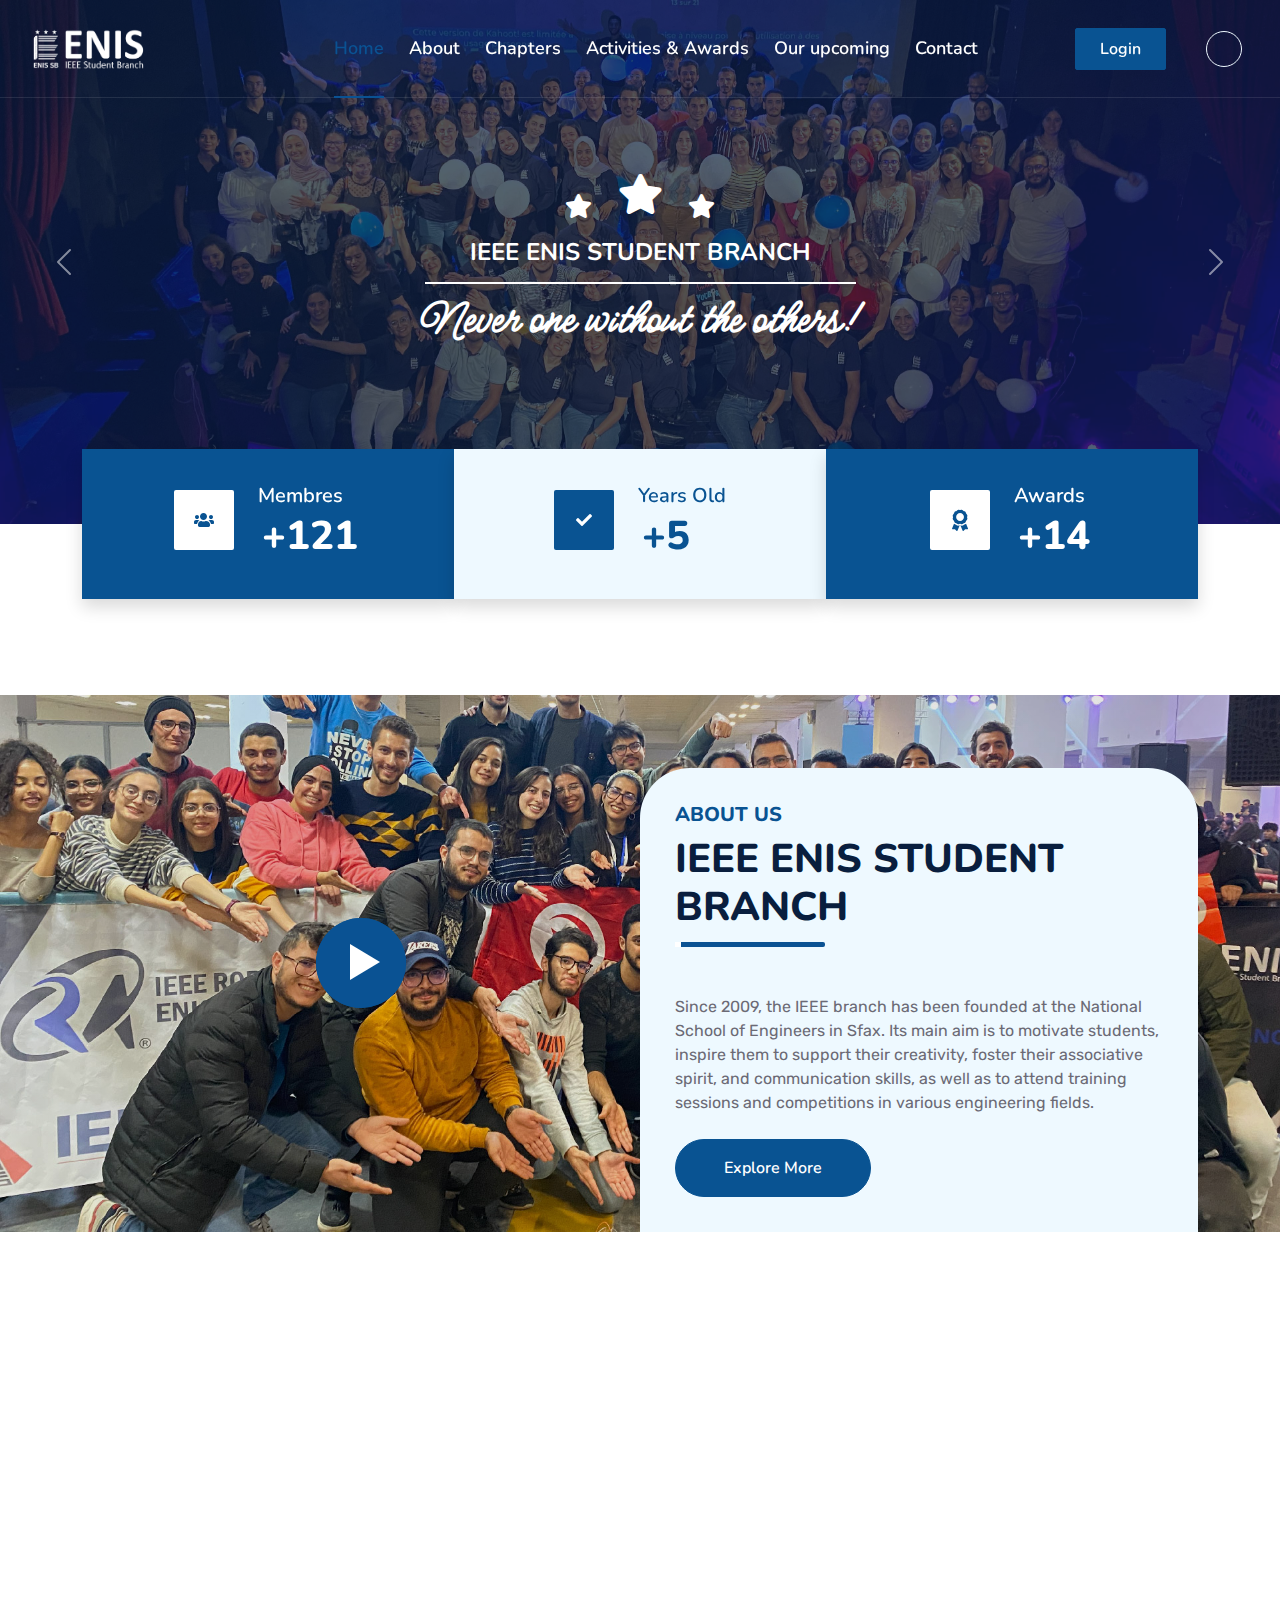
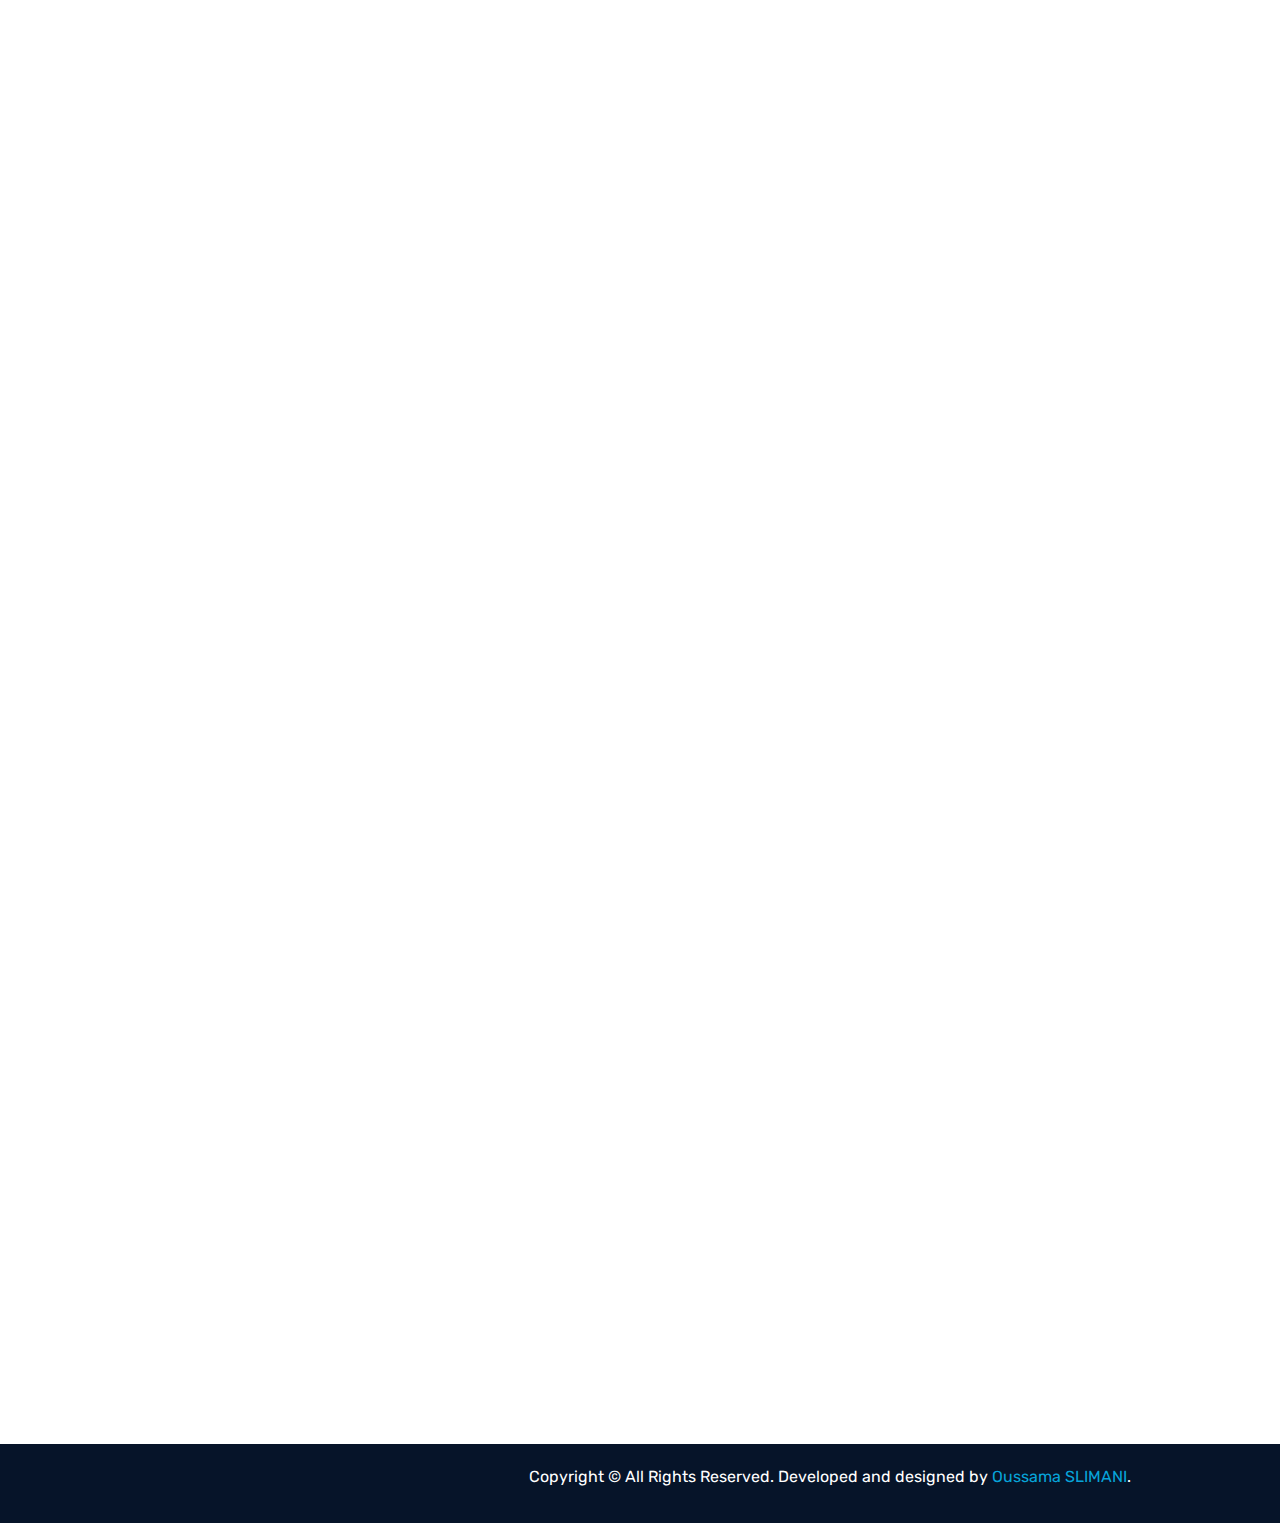
<file: index.html>
<!DOCTYPE html>
<html lang="en">
  <head>
    <meta charset="utf-8" />
    <title>IEEE ENIS Student Branch</title>
    <meta content="width=device-width, initial-scale=1.0" name="viewport" />
    <meta
      content="IEEE, ieee enis, National School of Engineers in Sfax, engineering, creativity, association, communication, training, competitions"
      name="keywords"
    />

    <meta
      content="Established in 2009, the IEEE branch at the National School of Engineers in Sfax fosters student motivation, creativity, association, and communication skills. It offers training sessions and competitions across various engineering disciplines."
      name="description"
    />

    <!-- Favicon -->
    <link href="img/favicon.png" rel="icon" />

    <!-- Google Web Fonts -->
    <link rel="preconnect" href="https://fonts.googleapis.com" />
    <link rel="preconnect" href="https://fonts.gstatic.com" crossorigin />
    <link
      href="https://fonts.googleapis.com/css2?family=Nunito:wght@400;600;700;800&family=Rubik:wght@400;500;600;700&display=swap"
      rel="stylesheet"
    />
    <link
      href="https://fonts.googleapis.com/css2?family=Meow+Script&display=swap"
      rel="stylesheet"
    />

    <!-- Icon Font Stylesheet -->
    <link
      href="https://cdnjs.cloudflare.com/ajax/libs/font-awesome/5.10.0/css/all.min.css"
      rel="stylesheet"
    />
    <link
      href="https://cdn.jsdelivr.net/npm/bootstrap-icons@1.4.1/font/bootstrap-icons.css"
      rel="stylesheet"
    />

    <!-- Libraries Stylesheet -->
    <link href="lib/owlcarousel/assets/owl.carousel.min.css" rel="stylesheet" />
    <link href="lib/animate/animate.min.css" rel="stylesheet" />

    <!-- Customized Bootstrap Stylesheet -->
    <link href="css/bootstrap.min.css" rel="stylesheet" />

    <!-- Template Stylesheet -->
    <link href="css/style.css" rel="stylesheet" />

    <style>
      .fa-star {
        margin: 0.4em;
        animation: starAnimation 1.2s infinite alternate;
      }
    </style>
  </head>

  <body>
    <!-- Spinner Start -->
    <div
      id="spinner"
      class="show bg-white position-fixed translate-middle w-100 vh-100 top-50 start-50 d-flex align-items-center justify-content-center"
    >
      <div class="spinner"></div>
    </div>
    <!-- Spinner End -->

    <!-- ==================== WEBSITE CONTENT START ==================== -->

    <!-- ==========  Navbar Start ========== -->
    <div class="container-fluid position-relative p-0">
      <nav class="navbar navbar-expand-lg navbar-dark py-3 py-lg-0">
        <a href="index.html" class="navbar-brand p-0">
          <img
            id="main"
            src="img/Logo/enis-sb-light.png"
            alt="Logo"
            style="height: 42px"
          />
          <img
            id="second"
            src="img/Logo/enis-sb.png"
            alt="logo-white"
            style="height: 42px; display: none"
          />
        </a>
        <button
          class="navbar-toggler"
          type="button"
          data-bs-toggle="collapse"
          data-bs-target="#navbarCollapse"
        >
          <span class="fa fa-bars"></span>
        </button>

        <!-- links -->
        <div class="collapse navbar-collapse" id="navbarCollapse">
          <div class="navbar-nav ms-auto py-0">
            <a href="index.html" class="nav-item nav-link active">Home</a>
            <a href="about.html" class="nav-item nav-link">About</a>
            <a href="chapters.html" class="nav-item nav-link">Chapters</a>
            <a href="activities.html" class="nav-item nav-link"
              >Activities & Awards</a
            >
            <a href="upcoming.html" class="nav-item nav-link">Our upcoming</a>
            <a href="contact.html" class="nav-item nav-link">Contact</a>
          </div>

          <div class="col-lg-3 text-center text-lg-end">
            <div class="d-inline-flex align-items-center">
              <!-- Login Button -->
              <button href="#" class="btn btn-primary py-2 px-4 m-3">
                Login
              </button>
              <!-- Dark Mode Toggle Button -->
              <button
                id="darkModeToggleBtn"
                onclick="toggleDarkMode()"
                class="btn btn-outline-light btn-square rounded-circle me-2 dark-mode-toggle mx-4"
              >
                <i id="darkModeIcon" class="fas"></i>
              </button>
            </div>
          </div>
        </div>
      </nav>
    </div>
    <!-- ==========  Navbar End ========== -->

    <!-- ==========  Animation toggle the mode  ========== -->
    <div class="change-mode-animation-container d-none animated fadeIn">
      <div class="change-mode-animation"></div>
    </div>
    <div class="change-page-animation-container d-none animated fadeIn">
      <div class="change-page-animation"></div>
    </div>
    <!-- ========== Animation toggle the mode ========== -->

    <!-- ========== Carousel Start -->
    <section>
      <div
        id="header-carousel"
        class="carousel carousel-fade"
        data-bs-ride="carousel"
      >
        <div class="carousel-inner">
          <div class="carousel-item active">
            <img
              class="w-100 animated fadeIn"
              src="img/carousel/carousel-4.jpg"
              alt="Image"
            />
            <div
              class="carousel-caption d-flex flex-column align-items-center justify-content-center"
            >
              <div class="p-3" style="max-width: 900px">
                <div class="stars-container animated slideInDown">
                  <i class="fa fa-star small-star"></i>
                  <i class="fa fa-star big-star"></i>
                  <i class="fa fa-star small-star"></i>
                </div>

                <h4 class="text-white text-uppercase mb-3 animated slideInDown">
                  IEEE ENIS Student Branch
                </h4>
                <div class="border border-white m-2 animated slideInDown"></div>
                <h5 class="display-5 text-white mb-md-4 animated zoomIn">
                  Never one without the others!
                </h5>
              </div>
            </div>
          </div>
          <div class="carousel-item">
            <img
              class="w-100 animated fadeIn"
              src="img/carousel/carousel-5.jpg"
              alt="Image"
            />
            <div
              class="carousel-caption d-flex flex-column align-items-center justify-content-center"
            >
              <div class="p-3" style="max-width: 900px">
                <div class="stars-container animated slideInDown">
                  <i class="fa fa-star small-star"></i>
                  <i class="fa fa-star big-star"></i>
                  <i class="fa fa-star small-star"></i>
                </div>
                <h4 class="text-white text-uppercase mb-3 animated slideInDown">
                  IEEE ENIS Student Branch
                </h4>
                <div class="border border-white m-2 animated slideInDown"></div>
                <h5 class="display-5 text-white mb-md-4 animated zoomIn">
                  Bridging minds for a brighter future!
                </h5>
              </div>
            </div>
          </div>
          <div class="carousel-item">
            <img
              class="w-100 animated fadeIn"
              src="img/carousel/carousel-6.jpg"
              alt="Image"
            />
            <div
              class="carousel-caption d-flex flex-column align-items-center justify-content-center"
            >
              <div class="p-3" style="max-width: 900px">
                <div class="stars-container animated slideInDown">
                  <i class="fa fa-star small-star"></i>
                  <i class="fa fa-star big-star"></i>
                  <i class="fa fa-star small-star"></i>
                </div>
                <h4 class="text-white text-uppercase mb-3 animated slideInDown">
                  IEEE ENIS Student Branch
                </h4>
                <div class="border border-white m-2 animated slideInDown"></div>
                <h5 class="display-5 text-white mb-md-4 animated zoomIn">
                  We don't dream it. We engineer it!
                </h5>
              </div>
            </div>
          </div>
        </div>
        <button
          class="carousel-control-prev"
          type="button"
          data-bs-target="#header-carousel"
          data-bs-slide="prev"
        >
          <span class="carousel-control-prev-icon" aria-hidden="true"></span>
          <span class="visually-hidden">Previous</span>
        </button>
        <button
          class="carousel-control-next"
          type="button"
          data-bs-target="#header-carousel"
          data-bs-slide="next"
        >
          <span class="carousel-control-next-icon" aria-hidden="true"></span>
          <span class="visually-hidden">Next</span>
        </button>
      </div>
    </section>
    <!-- ========== Carousel End ========== -->

    <!-- ========== Facts Start ========== -->
    <div class="container-fluid facts py-5 pt-lg-0">
      <div class="container py-5 pt-lg-0">
        <div class="row gx-0">
          <div class="col-lg-4 wow zoomIn" data-wow-delay="0.1s">
            <div
              class="bg-primary shadow d-flex align-items-center justify-content-center p-4"
              style="height: 150px"
            >
              <div
                class="bg-white d-flex align-items-center justify-content-center rounded mb-2"
                style="width: 60px; height: 60px"
              >
                <i class="fa fa-users text-primary"></i>
              </div>
              <div class="ps-4">
                <h5 class="text-white mb-0">Membres</h5>
                <div class="d-flex p-1">
                  <h1 class="text-white mb-0">+</h1>
                  <h1 class="text-white mb-0" data-toggle="counter-up">350</h1>
                </div>
              </div>
            </div>
          </div>
          <div class="col-lg-4 wow zoomIn" data-wow-delay="0.3s">
            <div
              class="bg-light shadow d-flex align-items-center justify-content-center p-4"
              style="height: 150px"
            >
              <div
                class="bg-primary d-flex align-items-center justify-content-center rounded mb-2"
                style="width: 60px; height: 60px"
              >
                <i class="fa fa-check text-white"></i>
              </div>
              <div class="ps-4">
                <h5 class="text-primary mb-0">Years Old</h5>
                <div class="d-flex p-1">
                  <h1 class="text-primary mb-0">+</h1>
                  <h1 class="text-primary mb-0" data-toggle="counter-up">14</h1>
                </div>
              </div>
            </div>
          </div>
          <div class="col-lg-4 wow zoomIn" data-wow-delay="0.6s">
            <div
              class="bg-primary shadow d-flex align-items-center justify-content-center p-4"
              style="height: 150px"
            >
              <div
                class="bg-white d-flex align-items-center justify-content-center rounded mb-2"
                style="width: 60px; height: 60px"
              >
                <i class="fa fa-award fa-lg text-primary"></i>
              </div>
              <div class="ps-4">
                <h5 class="text-white mb-0">Awards</h5>
                <div class="d-flex p-1">
                  <h1 class="text-white mb-0">+</h1>
                  <h1 class="text-white mb-0" data-toggle="counter-up">40</h1>
                </div>
              </div>
            </div>
          </div>
        </div>
      </div>
    </div>
    <!-- ========== Facts End ========== -->

    <!-- ========== About Start ========== -->
    <div class="container-xxl about">
      <div class="container">
        <div class="row g-0">
          <div class="col-lg-6">
            <div
              class="h-100 d-flex align-items-center justify-content-center"
              style="min-height: 300px"
            >
              <button
                type="button"
                class="btn-play"
                data-bs-toggle="modal"
                data-bs-target="#videoModal"
              >
                <span></span>
              </button>
            </div>
          </div>
          <div class="col-lg-6 pt-lg-5 wow fadeIn" data-wow-delay="0.5s">
            <div
              class="body-about-us bg-light"
              style="border-radius: 50px 50px 0px 0px"
            >
              <div class="section-title position-relative pb-3 mb-5">
                <h5 class="fw-bold text-primary text-uppercase">About Us</h5>
                <h1 class="mb-0">IEEE ENIS STUDENT BRANCH</h1>
              </div>
              <p class="mb-4">
                Since 2009, the IEEE branch has been founded at the National
                School of Engineers in Sfax. Its main aim is to motivate
                students, inspire them to support their creativity, foster their
                associative spirit, and communication skills, as well as to
                attend training sessions and competitions in various engineering
                fields.
              </p>
              <a
                class="btn btn-primary rounded-pill py-3 px-5"
                href="about.html"
                >Explore More</a
              >
            </div>
          </div>
        </div>
      </div>
    </div>
    <!-- Modal for Video -->
    <div
      class="modal fade"
      id="videoModal"
      tabindex="-1"
      role="dialog"
      aria-labelledby="videoModalLabel"
      aria-hidden="true"
    >
      <div class="modal-dialog modal-xl" role="document">
        <div class="modal-content">
          <div class="modal-header">
            <h5 class="modal-title">IEEE ENIS Student Branch</h5>
            <button
              type="button"
              class="btn-close"
              data-bs-dismiss="modal"
              aria-label="Close"
            ></button>
          </div>
          <div class="modal-body">
            <div class="embed-responsive embed-responsive-16by9 text-center">
              <iframe
                src="https://www.facebook.com/plugins/video.php?height=314&href=https%3A%2F%2Fwww.facebook.com%2FIEEE.ENIS.SB%2Fvideos%2F624137856481475%2F&show_text=false&width=560&t=0"
                width="90%"
                height="545"
                style="border: none; overflow: hidden"
                scrolling="no"
                frameborder="0"
                allowfullscreen="true"
                allow="autoplay; clipboard-write; encrypted-media; picture-in-picture; web-share"
                allowfullscreen="true"
              ></iframe>
            </div>
          </div>
        </div>
      </div>
    </div>
    <!-- ==========About End ========== -->

    <!-- ========== Chapter Start ========== -->
    <div class="container-fluid py-5 wow fadeInUp" data-wow-delay="0.1s">
      <div
        class="section-title text-center position-relative pb-2 mb-2 mx-auto"
        style="max-width: 600px"
      >
        <h5 class="fw-bold text-primary text-uppercase">Chapters</h5>
        <h1 class="mb-0 text-dark">IEEE ENIS SB Chapters</h1>
      </div>
      <div class="container py-4 mb-2">
        <div class="owl-carousel chapters-carousel">
          <div class="chapters-logo">
            <img src="img/logo/cs.png" class="img-fluid" alt="" />
          </div>
          <div class="chapters-logo">
            <img src="img/logo/ias.png" class="img-fluid" alt="" />
          </div>
          <div class="chapters-logo">
            <img src="img/logo/ras.png" class="img-fluid" alt="" />
          </div>
          <div class="chapters-logo">
            <img src="img/logo/wie.png" class="img-fluid" alt="" />
          </div>
          <div class="chapters-logo">
            <img src="img/logo/aess.png" class="img-fluid" alt="" />
          </div>
          <div class="chapters-logo">
            <img src="img/logo/cis.png" class="img-fluid" alt="" />
          </div>
          <div class="chapters-logo">
            <img src="img/logo/cyber.png" class="img-fluid" alt="" />
          </div>
          <div class="chapters-logo">
            <img src="img/logo/emb.png" class="img-fluid" alt="" />
          </div>
          <div class="chapters-logo">
            <img src="img/logo/pes.png" class="img-fluid" alt="" />
          </div>
          <div class="chapters-logo">
            <img src="img/logo/sscs.png" class="img-fluid" alt="" />
          </div>
        </div>
      </div>
    </div>
    <!-- ========== Chapter End ==========-->

    <!-- ========== Register Start  ==========-->
    <div class="container-fluid bg-light wow fadeInUp" data-wow-delay="0.1s">
      <div class="container py-5">
        <div class="row g-5 justify-content-center">
          <div class="col-lg-7">
            <div
              class="section-title text-center position-relative pb-3 mb-4 mx-auto"
              style="max-width: 600px"
            >
              <h5 class="fw-bold text-primary text-uppercase">Register now!</h5>
              <h1 class="mb-0">IEEE ENIS Student Branch</h1>
            </div>
            <p class="mb-4 text-center">
              Join IEEE Enis SBC, dedicated to advancing tech for the greater
              good. Access expertise and opportunities within the world's
              largest technical organization. Together, we innovate, address
              global challenges, and shape a brighter future.
            </p>
            <div
              class="d-flex align-items-center mt-2 wow zoomIn"
              data-wow-delay="0.6s"
            >
              <div class="col-12">
                <a
                  href="https://www.ieee.org/membership/join/index.html"
                  target="_blank"
                  ><button class="btn btn-dark w-100 py-3" type="submit">
                    REGISTER NOW!
                  </button></a
                >
              </div>
            </div>
          </div>
        </div>
      </div>
    </div>
    <!-- ========== Register End  ==========-->

    <!-- ========== Testimonial Start  ==========-->
    <div class="container-fluid py-5 wow fadeInUp" data-wow-delay="0.1s">
      <div class="container py-5">
        <div
          class="section-title text-center position-relative pb-3 mb-4 mx-auto"
          style="max-width: 600px"
        >
          <h5 class="fw-bold text-primary text-uppercase">Testimonial</h5>
          <h1 class="mb-0 text-dark">Previous Experience</h1>
        </div>
        <div
          class="owl-carousel testimonial-carousel wow fadeInUp"
          data-wow-delay="0.6s"
        >
          <div class="testimonial-item bg-light my-4">
            <div class="d-flex align-items-center border-bottom pt-3 pb-2 px-3">
              <img
                class="img-fluid rounded"
                src="img/testimonial/testimonial-1.jpg"
                style="width: 60px; height: 60px"
              />
              <div class="ps-4">
                <h5 class="text-primary mb-1">Dhiaa Mejdi</h5>
                <small class="text-uppercase"
                  >Deep Learning Engineer and Ex SB Chairman</small
                >
              </div>
            </div>
            <div class="pt-3 pb-4 px-3">
              Dolor et eos labore, stet justo sed est sed. Diam sed sed dolor
              stet amet eirmod eos labore diam
            </div>
          </div>
          <div class="testimonial-item bg-light my-4">
            <div class="d-flex align-items-center border-bottom pt-3 pb-2 px-3">
              <img
                class="img-fluid rounded"
                src="img/testimonial/testimonial-2.jpg"
                style="width: 60px; height: 60px"
              />
              <div class="ps-4">
                <h5 class="text-primary mb-1">Bilel Djemel</h5>
                <small class="text-uppercase"
                  >ML Engineer and Ex SB Chairman</small
                >
              </div>
            </div>
            <div class="pt-3 pb-4 px-3">
              Dolor et eos labore, stet justo sed est sed. Diam sed sed dolor
              stet amet eirmod eos labore diam
            </div>
          </div>
          <div class="testimonial-item bg-light my-4">
            <div class="d-flex align-items-center border-bottom pt-3 pb-2 px-3">
              <img
                class="img-fluid rounded"
                src="img/testimonial/testimonial-3.jpg"
                style="width: 60px; height: 60px"
              />
              <div class="ps-4">
                <h5 class="text-primary mb-1">Kadhem Belghuith</h5>
                <small class="text-uppercase"
                  >Data Engineer and Ex SB Chairman</small
                >
              </div>
            </div>
            <div class="pt-3 pb-4 px-3">
              Dolor et eos labore, stet justo sed est sed. Diam sed sed dolor
              stet amet eirmod eos labore diam
            </div>
          </div>
          <div class="testimonial-item bg-light my-4">
            <div class="d-flex align-items-center border-bottom pt-3 pb-2 px-3">
              <img
                class="img-fluid rounded"
                src="img/testimonial/testimonial-4.jpg"
                style="width: 60px; height: 60px"
              />
              <div class="ps-4">
                <h5 class="text-primary mb-1">Chaima Abdelkefi</h5>
                <small class="text-uppercase"
                  >Data Engineer and Ex SB Vice-chairwomen</small
                >
              </div>
            </div>
            <div class="pt-3 pb-4 px-3">
              Dolor et eos labore, stet justo sed est sed. Diam sed sed dolor
              stet amet eirmod eos labore diam
            </div>
          </div>
          <div class="testimonial-item bg-light my-4">
            <div class="d-flex align-items-center border-bottom pt-3 pb-2 px-3">
              <img
                class="img-fluid rounded"
                src="img/testimonial/testimonial-5.jpg"
                style="width: 60px; height: 60px"
              />
              <div class="ps-4">
                <h5 class="text-primary mb-1">Mahdi Bradai</h5>
                <small class="text-uppercase"
                  >Computer Science Student and Current SB Chairman</small
                >
              </div>
            </div>
            <div class="pt-3 pb-4 px-3">
              Dolor et eos labore, stet justo sed est sed. Diam sed sed dolor
              stet amet eirmod eos labore diam
            </div>
          </div>
          <div class="testimonial-item bg-light my-4">
            <div class="d-flex align-items-center border-bottom pt-3 pb-2 px-3">
              <img
                class="img-fluid rounded"
                src="img/testimonial/testimonial-6.jpg"
                style="width: 60px; height: 60px"
              />
              <div class="ps-4">
                <h5 class="text-primary mb-1">Siwar Gouirah</h5>
                <small class="text-uppercase"
                  >Computer Science Student and Current SB
                  Vice-chairwomen</small
                >
              </div>
            </div>
            <div class="pt-3 pb-4 px-3">
              Dolor et eos labore, stet justo sed est sed. Diam sed sed dolor
              stet amet eirmod eos labore diam
            </div>
          </div>
        </div>
      </div>
    </div>
    <!-- ========== Testimonial End ========== -->

    <!-- ========== Footer Start ========== -->
    <div
      class="container-fluid bg-dark text-light mt-5 wow fadeInUp border-footer"
      data-wow-delay="0.1s"
    >
      <div class="container">
        <div class="row gx-5">
          <div class="col-lg-4 col-md-6 footer-about">
            <div
              class="d-flex flex-column align-items-center justify-content-center text-center h-100 bg-primary p-4"
            >
              <a href="index.html" class="navbar-brand">
                <img
                  src="img/Logo/enis-sb-light.png"
                  alt="logo-white"
                  style="width: 150px"
                />
              </a>
              <p class="mt-3 mb-4 text-white">
                Since 2009, the IEEE branch has been founded at the National
                School of Engineers in Sfax. Its main aim is to motivate
                students, inspire them to support their creativity, foster their
                associative spirit, and communication skills, as well as to
                attend training sessions and competitions in various engineering
                fields.
              </p>
            </div>
          </div>
          <div class="col-lg-8 col-md-6">
            <div class="row gx-5">
              <div class="col-lg-5 col-md-12 pt-5 mb-5">
                <div
                  class="section-title section-title-sm position-relative pb-3 mb-4"
                >
                  <h3 class="text-white mb-0">Get In Touch</h3>
                </div>
                <div class="d-flex mb-2">
                  <i class="bi bi-geo-alt text-primary me-2"></i>
                  <p class="mb-0 text-white">
                    ENIS, Soukra Road km 3, BP 1173, Sfax, Tunisia.
                  </p>
                </div>
                <div class="d-flex mb-2">
                  <i class="bi bi-envelope-open text-primary me-2"></i>
                  <p class="mb-0 text-white">sb.enis@ieee.org</p>
                </div>
                <div class="d-flex mb-2">
                  <i class="bi bi-telephone text-primary me-2"></i>
                  <p class="mb-0 text-white">+216 28 675 568</p>
                </div>
                <div class="d-flex mt-4">
                  <a class="btn btn-primary btn-square me-2" href="#"
                    ><i class="fab fa-facebook-f fw-normal"></i
                  ></a>
                  <a class="btn btn-primary btn-square me-2" href="#"
                    ><i class="fab fa-linkedin-in fw-normal"></i
                  ></a>
                  <a class="btn btn-primary btn-square" href="#"
                    ><i class="fab fa-instagram fw-normal"></i
                  ></a>
                </div>
              </div>
              <div class="col-lg-3 col-md-12 pt-0 pt-lg-5 mb-5">
                <div
                  class="section-title section-title-sm position-relative pb-3 mb-4"
                >
                  <h3 class="text-white mb-0">Quick Links</h3>
                </div>
                <div
                  class="link-animated d-flex flex-column justify-content-start"
                >
                  <a class="text-white mb-2" href="index.html"
                    ><i class="bi bi-arrow-right text-primary me-2"></i>Home</a
                  >
                  <a class="text-white mb-2" href="about.html"
                    ><i class="bi bi-arrow-right text-primary me-2"></i>About</a
                  >
                  <a class="text-white mb-2" href="chapters.html"
                    ><i class="bi bi-arrow-right text-primary me-2"></i
                    >Chapters</a
                  >
                  <a class="text-white mb-2" href="activities.html"
                    ><i class="bi bi-arrow-right text-primary me-2"></i
                    >Activities</a
                  >
                  <a class="text-white mb-2" href="upcoming.html"
                    ><i class="bi bi-arrow-right text-primary me-2"></i>
                    Upcoming</a
                  >
                  <a class="text-white mb-2" href="contact.html"
                    ><i class="bi bi-arrow-right text-primary me-2"></i>Our
                    Contact</a
                  >
                </div>
              </div>
              <div class="col-lg-4 col-md-12 pt-0 pt-lg-5 mb-5">
                <div
                  class="section-title section-title-sm position-relative pb-3 mb-4"
                >
                  <h3 class="text-white mb-0">Other Links</h3>
                </div>
                <div
                  class="link-animated d-flex flex-column justify-content-start"
                >
                  <a class="text-white mb-2" href="about.html#team"
                    ><i class="bi bi-arrow-right text-primary me-2"></i>Meet The
                    Team</a
                  >
                  <a class="text-white mb-2" href="index.html#register"
                    ><i class="bi bi-arrow-right text-primary me-2"></i
                    >Resgister Now</a
                  >
                </div>
              </div>
            </div>
          </div>
        </div>
      </div>
    </div>
    <div class="container-fluid text-white" style="background: #061429">
      <div class="container text-center">
        <div class="row justify-content-end">
          <div class="col-lg-8 col-md-6">
            <div
              class="d-flex align-items-center justify-content-center text-white mt-1"
              style="height: 75px"
            >
              <p class="px-2">
                Copyright &copy; All Rights Reserved. Developed and designed by
                <a
                  href="https://www.linkedin.com/in/oussama-slimani/"
                  target="_blank"
                  >Oussama SLIMANI</a
                >.
              </p>
            </div>
          </div>
        </div>
      </div>
    </div>
    <!-- ========== Footer End ========== -->

    <!-- ==================== WEBSITE CONTENT END ==================== -->

    <!-- Back to Top -->
    <a
      href="#"
      class="btn btn-lg btn-primary btn-lg-square rounded-circle back-to-top"
      ><div class="p-1"></div>
      <i class="bi bi-arrow-up"></i>
    </a>

    <!-- JavaScript Libraries -->
    <script src="https://code.jquery.com/jquery-3.4.1.min.js"></script>
    <script src="https://cdn.jsdelivr.net/npm/bootstrap@5.0.0/dist/js/bootstrap.bundle.min.js"></script>
    <script src="lib/wow/wow.min.js"></script>
    <script src="lib/easing/easing.min.js"></script>
    <script src="lib/waypoints/waypoints.min.js"></script>
    <script src="lib/counterup/counterup.min.js"></script>
    <script src="lib/owlcarousel/owl.carousel.min.js"></script>

    <!-- Template Javascript -->
    <script src="js/main.js"></script>
  </body>
</html>
</file>
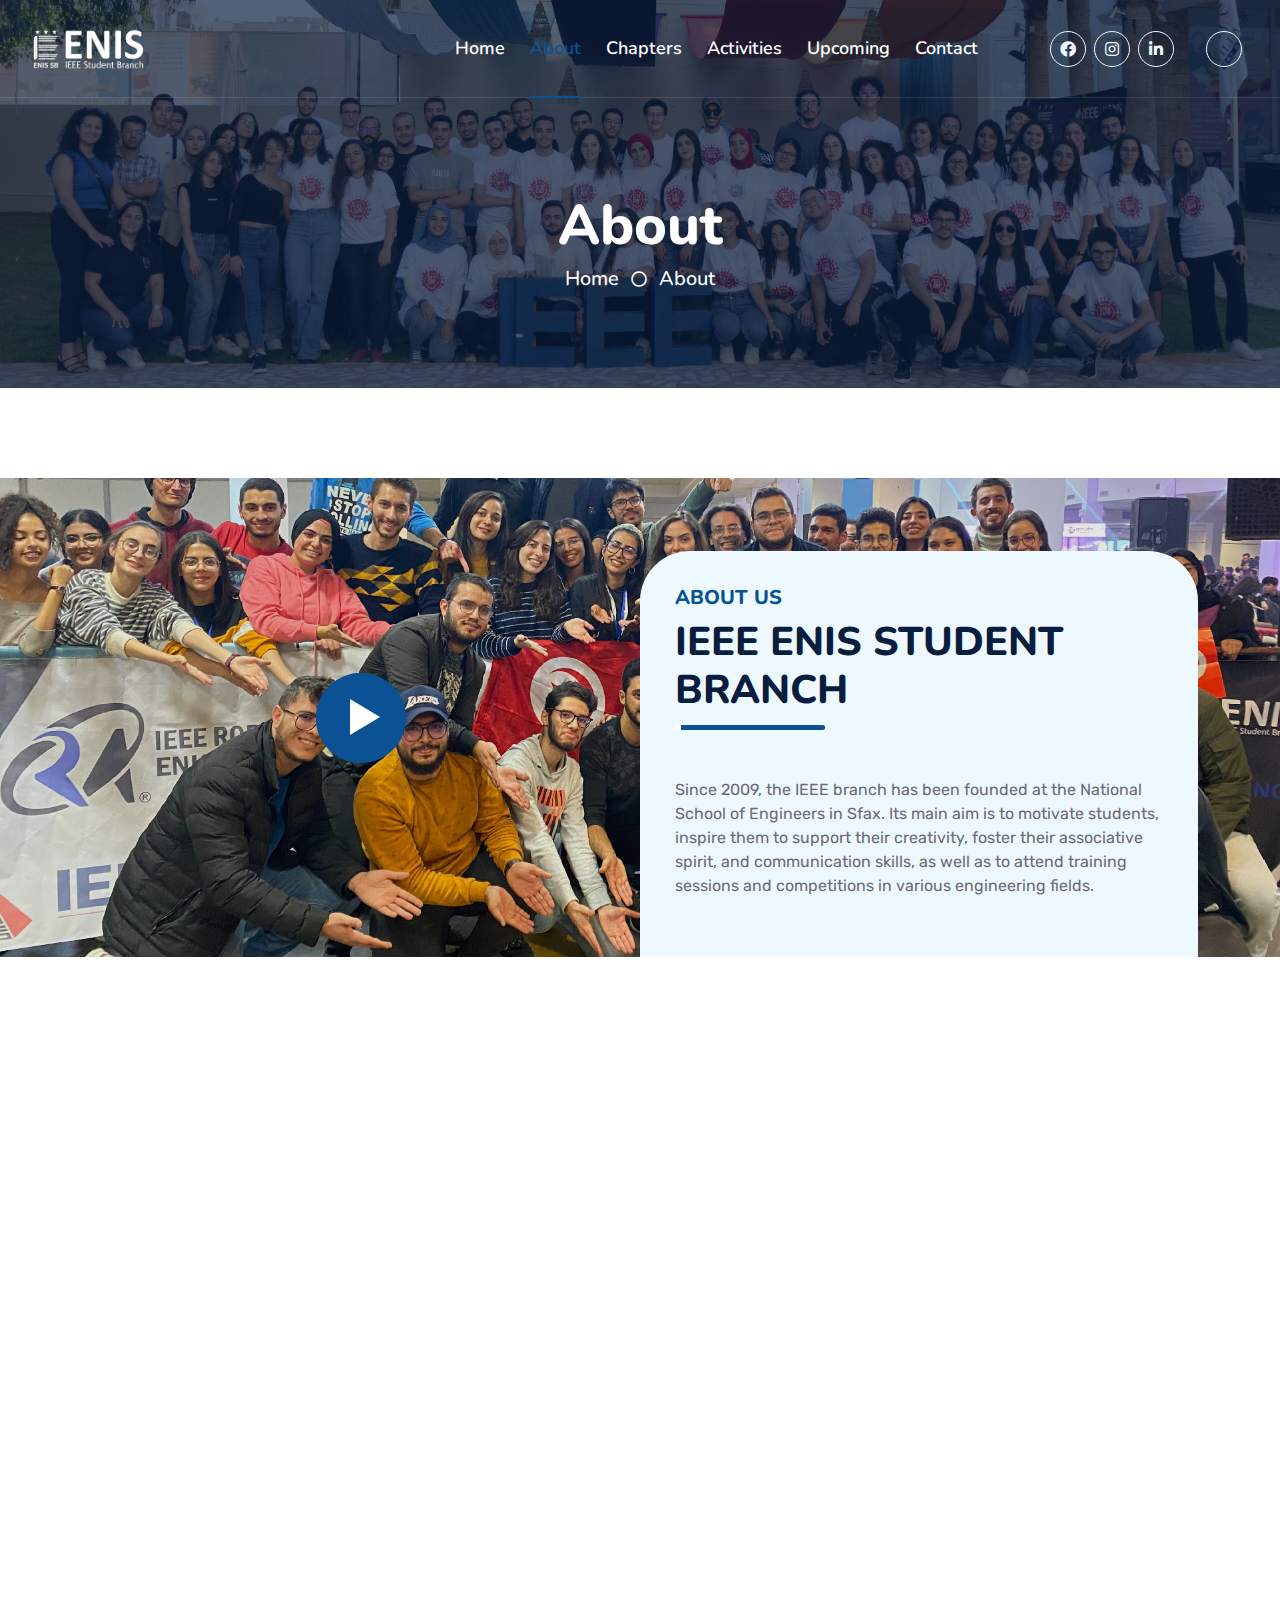
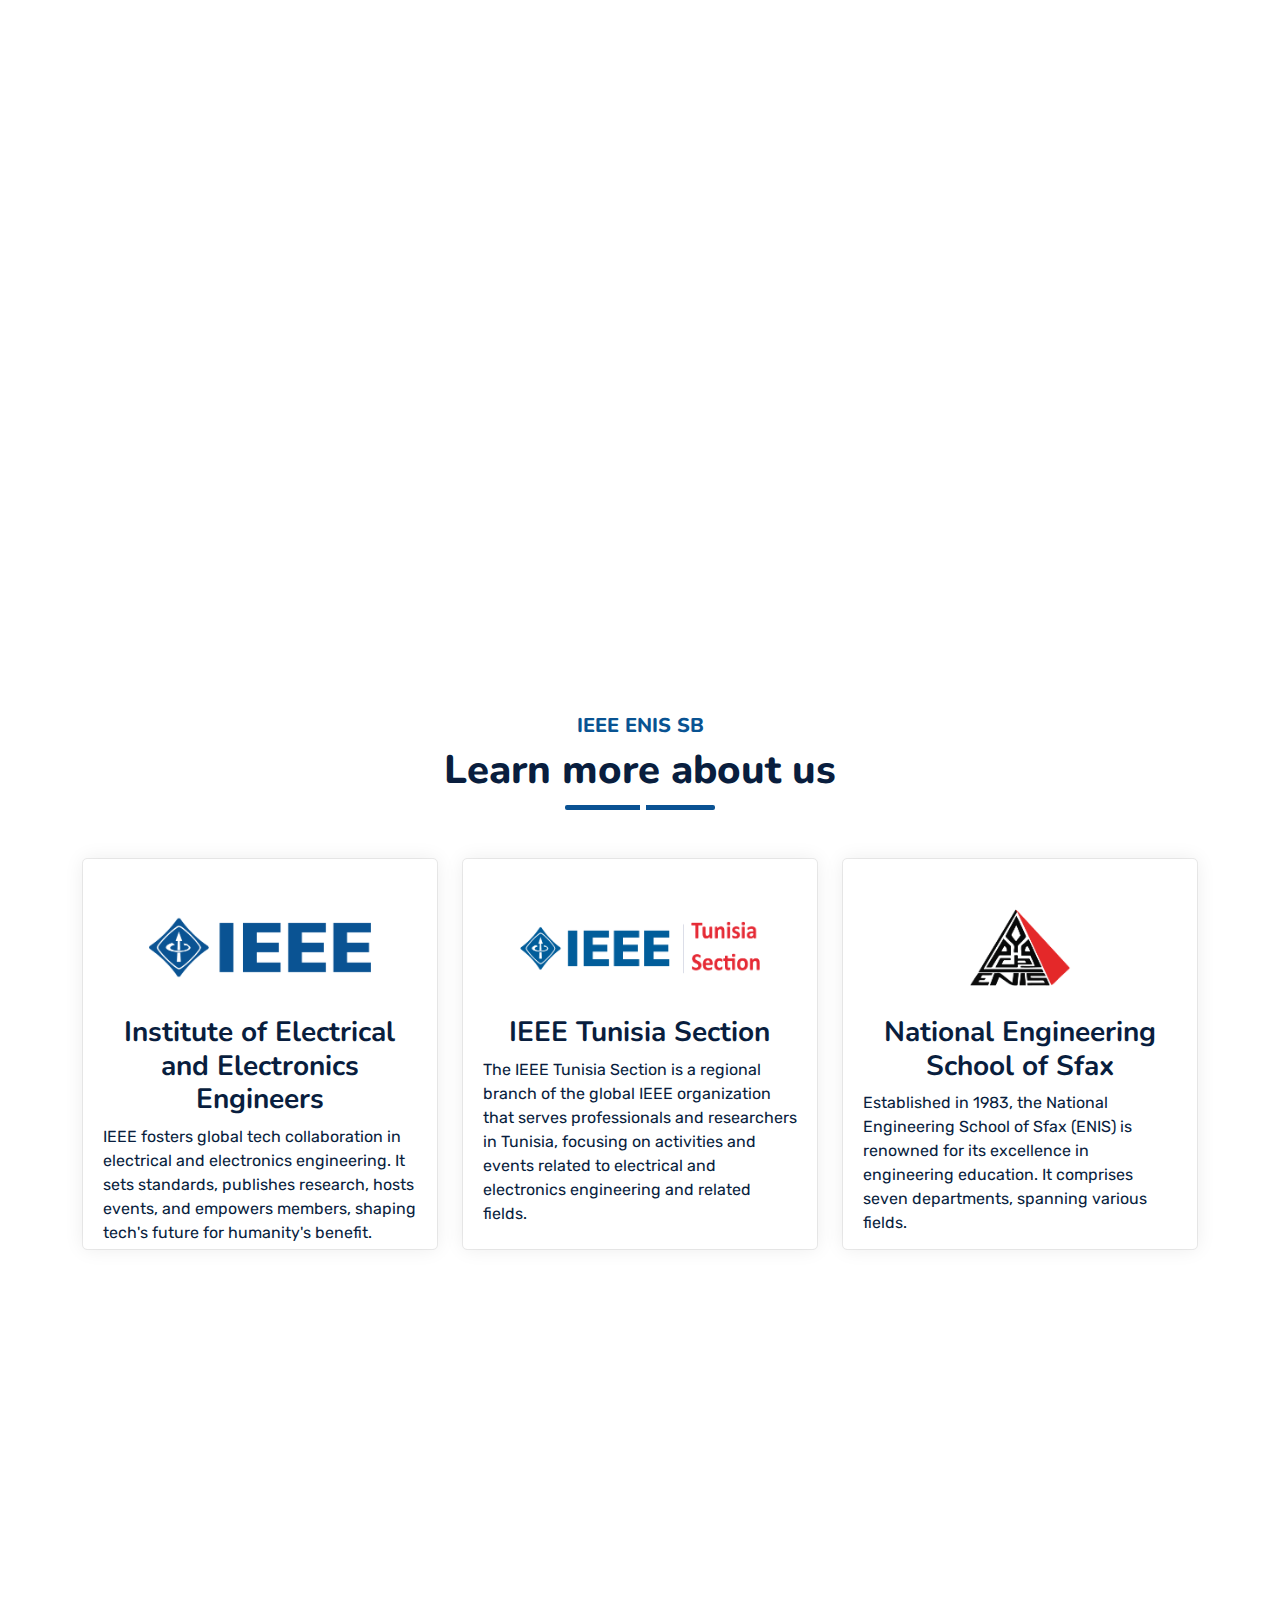
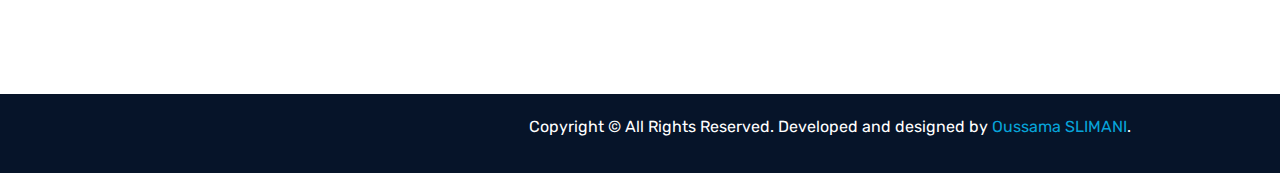
<file: about.html>
<!DOCTYPE html>
<html lang="en">
  <head>
    <meta charset="utf-8" />
    <title>IEEE ENIS Student Branch</title>
    <meta content="width=device-width, initial-scale=1.0" name="viewport" />
    <meta
      content="IEEE, ieee enis, National School of Engineers in Sfax, engineering, creativity, association, communication, training, competitions"
      name="keywords"
    />

    <meta
      content="Established in 2009, the IEEE branch at the National School of Engineers in Sfax fosters student motivation, creativity, association, and communication skills. It offers training sessions and competitions across various engineering disciplines."
      name="description"
    />

    <!-- Favicon -->
    <link href="img/favicon.png" rel="icon" />

    <!-- Google Web Fonts -->
    <link rel="preconnect" href="https://fonts.googleapis.com" />
    <link rel="preconnect" href="https://fonts.gstatic.com" crossorigin />
    <link
      href="https://fonts.googleapis.com/css2?family=Nunito:wght@400;600;700;800&family=Rubik:wght@400;500;600;700&display=swap"
      rel="stylesheet"
    />
    <link
      href="https://fonts.googleapis.com/css2?family=Meow+Script&display=swap"
      rel="stylesheet"
    />

    <!-- Icon Font Stylesheet -->
    <link
      href="https://cdnjs.cloudflare.com/ajax/libs/font-awesome/5.10.0/css/all.min.css"
      rel="stylesheet"
    />
    <link
      href="https://cdn.jsdelivr.net/npm/bootstrap-icons@1.4.1/font/bootstrap-icons.css"
      rel="stylesheet"
    />

    <!-- Libraries Stylesheet -->
    <link href="lib/owlcarousel/assets/owl.carousel.min.css" rel="stylesheet" />
    <link href="lib/animate/animate.min.css" rel="stylesheet" />

    <!-- Customized Bootstrap Stylesheet -->
    <link href="css/bootstrap.min.css" rel="stylesheet" />

    <!-- Template Stylesheet -->
    <link href="css/style.css" rel="stylesheet" />
  </head>

  <body>
    <!-- Spinner Start -->
    <div
      id="spinner"
      class="show bg-white position-fixed translate-middle w-100 vh-100 top-50 start-50 d-flex align-items-center justify-content-center"
    >
      <div class="spinner"></div>
    </div>
    <!-- Spinner End -->

    <!-- ==================== WEBSITE CONTENT START ==================== -->

    <!-- ==========  Navbar Start ========== -->
    <div class="container-fluid position-relative p-0">
      <nav class="navbar navbar-expand-lg navbar-dark py-3 py-lg-0">
        <a href="index.html" class="navbar-brand p-0">
          <img
            id="main"
            src="img/Logo/enis-sb-light.png"
            alt="Logo"
            style="height: 42px"
          />
          <img
            id="second"
            src="img/Logo/enis-sb.png"
            alt="logo-white"
            style="height: 42px; display: none"
          />
        </a>
        <button
          class="navbar-toggler"
          type="button"
          data-bs-toggle="collapse"
          data-bs-target="#navbarCollapse"
        >
          <span class="fa fa-bars"></span>
        </button>

        <!-- links -->
        <div class="collapse navbar-collapse" id="navbarCollapse">
          <div class="navbar-nav ms-auto py-0">
            <a href="index.html" class="nav-item nav-link">Home</a>
            <a href="about.html" class="nav-item nav-link active">About</a>
            <a href="chapters.html" class="nav-item nav-link">Chapters</a>
            <a href="activities.html" class="nav-item nav-link">Activities</a>
            <a href="upcoming.html" class="nav-item nav-link">Upcoming</a>
            <a href="contact.html" class="nav-item nav-link">Contact</a>
          </div>

          <div class="col-lg-3 text-center text-lg-end">
            <div class="d-inline-flex align-items-center">
              <!-- Login Button -->

              <a
                class="btn btn-outline-light btn-square rounded-circle me-2"
                href="https://www.facebook.com/IEEE.ENIS.SB"
                target="_blank"
                ><i class="fab fa-facebook fw-normal"></i
              ></a>
              <a
                class="btn btn-outline-light btn-square rounded-circle me-2"
                href="https://www.instagram.com/ieeeenisstudentbranch/"
                target="_blank"
                ><i class="fab fa-instagram fw-normal"></i
              ></a>
              <a
                class="btn btn-outline-light btn-square rounded-circle me-2"
                href="https://www.linkedin.com/company/ieee-enis-student-branch-tunisia-section/mycompany/"
                target="_blank"
                ><i class="fab fa-linkedin-in fw-normal"></i
              ></a>

              <!-- Dark Mode Toggle Button -->
              <button
                id="darkModeToggleBtn"
                onclick="toggleDarkMode()"
                class="btn btn-outline-light btn-square rounded-circle me-2 dark-mode-toggle mx-4"
              >
                <i id="darkModeIcon" class="fas"></i>
              </button>
            </div>
          </div>
        </div>
      </nav>
      <!-- banner start -->
      <div
        class="container-fluid bg-primary py-5 bg-header"
        style="margin-bottom: 90px"
      >
        <div class="row py-5">
          <div class="col-12 pt-lg-5 mt-lg-5 text-center">
            <h1 class="display-4 text-white animated zoomIn">About</h1>
            <a href="" class="h5 text-white">Home</a>
            <i class="far fa-circle text-white px-2"></i>
            <a href="" class="h5 text-white">About</a>
          </div>
        </div>
      </div>
      <!-- banner end -->
    </div>
    <!-- ==========  Navbar End ========== -->

    <div class="change-mode-animation-container d-none animated fadeIn">
      <div class="change-mode-animation"></div>
    </div>

    <!-- ========== About Start ========== -->
    <div class="container-xxl about">
      <div class="container">
        <div class="row g-0">
          <div class="col-lg-6">
            <div
              class="h-100 d-flex align-items-center justify-content-center"
              style="min-height: 300px"
            >
              <button
                type="button"
                class="btn-play"
                data-bs-toggle="modal"
                data-bs-target="#videoModal"
              >
                <span></span>
              </button>
            </div>
          </div>
          <div class="col-lg-6 pt-lg-5 wow fadeIn" data-wow-delay="0.5s">
            <div
              class="body-about-us bg-light"
              style="border-radius: 50px 50px 0px 0px"
            >
              <div class="section-title position-relative pb-3 mb-5">
                <h5 class="fw-bold text-primary text-uppercase">About Us</h5>
                <h1 class="mb-0">IEEE ENIS STUDENT BRANCH</h1>
              </div>
              <p class="mb-4">
                Since 2009, the IEEE branch has been founded at the National
                School of Engineers in Sfax. Its main aim is to motivate
                students, inspire them to support their creativity, foster their
                associative spirit, and communication skills, as well as to
                attend training sessions and competitions in various engineering
                fields.
              </p>
            </div>
          </div>
        </div>
      </div>
    </div>
    <!-- Modal for Video -->
    <div
      class="modal fade"
      id="videoModal"
      tabindex="-1"
      role="dialog"
      aria-labelledby="videoModalLabel"
      aria-hidden="true"
    >
      <div class="modal-dialog modal-xl" role="document">
        <div class="modal-content">
          <div class="modal-header">
            <h5 class="modal-title">IEEE ENIS Student Branch</h5>
            <button
              type="button"
              class="btn-close"
              data-bs-dismiss="modal"
              aria-label="Close"
            ></button>
          </div>
          <div class="modal-body">
            <div class="embed-responsive embed-responsive-16by9 text-center">
              <iframe
                src="https://www.facebook.com/plugins/video.php?height=314&href=https%3A%2F%2Fwww.facebook.com%2FIEEE.ENIS.SB%2Fvideos%2F624137856481475%2F&show_text=false&width=560&t=0"
                width="90%"
                height="545"
                style="border: none; overflow: hidden"
                scrolling="no"
                frameborder="0"
                allowfullscreen="true"
                allow="autoplay; clipboard-write; encrypted-media; picture-in-picture; web-share"
                allowfullscreen="true"
              ></iframe>
            </div>
          </div>
        </div>
      </div>
    </div>
    <!-- ========== About End ========== -->

    <!--  ============== Goals Start  ============== -->
    <div class="container-fluid py-5 wow fadeInUp" data-wow-delay="0.1s">
      <div class="container py-5">
        <div
          class="section-title text-center position-relative pb-3 mb-5 mx-auto"
          style="max-width: 600px"
        >
          <h5 class="fw-bold text-primary text-uppercase">
            IEEE ENIS SB GOALS
          </h5>
          <h1 class="mb-0 text-dark">
            Four Key Objectives of the IEEE ENIS SB GOALS
          </h1>
        </div>
        <div
          class="mx-auto text-center wow fadeInUp"
          data-wow-delay="0.1s"
          style="max-width: 600px"
        ></div>
        <div class="row g-4">
          <div class="col-lg-3 col-md-6 wow fadeInUp" data-wow-delay="0.1s">
            <div class="goals-item text-center rounded py-5 px-4">
              <i class="fa fa-laptop fa-3x text-dark mb-4"></i>
              <h5 class="mb-3 text-dark">Training and Competitions</h5>
              <p class="m-0">
                It encourages students to attend training sessions and
                participate in competitions in various engineering fields.
              </p>
            </div>
          </div>
          <div class="col-lg-3 col-md-6 wow fadeInUp" data-wow-delay="0.3s">
            <div class="goals-item text-center rounded py-5 px-4">
              <i class="fa fa-users fa-3x text-dark mb-4"></i>
              <h5 class="mb-3 text-dark">Team Building</h5>
              <p class="m-0">
                Enhancing team-work skills and encouraging members to think
                freely and suggest spontaneous new ideas through online
                meetings.
              </p>
            </div>
          </div>
          <div class="col-lg-3 col-md-6 wow fadeInUp" data-wow-delay="0.3s">
            <div class="goals-item text-center rounded py-5 px-4">
              <i class="fa fa-calendar fa-3x text-dark mb-4"></i>
              <h5 class="mb-3 text-dark">Organizing Events</h5>
              <p class="m-0">
                Organizes a variety of activities, including conferences,
                industrial visits, entertainment events, and workshops.
              </p>
            </div>
          </div>
          <div class="col-lg-3 col-md-6 wow fadeInUp" data-wow-delay="0.7s">
            <div class="goals-item text-center rounded py-5 px-4">
              <i class="fa fa-draw-polygon fa-3x text-dark mb-4"></i>
              <h5 class="mb-3 text-dark">Inspiring Creativity</h5>
              <p class="m-0">
                Inspire and nurture the creative potential of students,
                fostering their associative spirit and communication skills.
              </p>
            </div>
          </div>
        </div>
      </div>
    </div>
    <!-- ============== Goals End  ============== -->

    <!-- ========== Team SB Start ========== -->
    <div class="container-fluid py-5 wow fadeInUp" data-wow-delay="0.1s">
      <div
        class="section-title text-center position-relative pb-2 mb-2 mx-auto"
        style="max-width: 600px"
      >
        <h5 class="fw-bold text-primary text-uppercase">SB Members</h5>
        <h1 class="mb-0 text-dark">Together We Lead Change.</h1>
      </div>
      <div class="container py-4 mb-2">
        <div class="owl-carousel teams-carousel">
          <!-- --- -->
          <div
            class="position-relative rounded overflow-hidden teams-container"
          >
            <div class="overflow-hidden">
              <img class="img-fluid" src="img/team/team-21.jpg" alt="" />
            </div>
            <div class="text-center p-2">
              <h5 class="text-dark">Med Mahdi Bradai</h5>
              <p class="text-primary">Chairman</p>
            </div>
          </div>
          <!-- --- -->
          <!-- --- -->
          <div
            class="position-relative rounded overflow-hidden teams-container"
          >
            <div class="overflow-hidden">
              <img class="img-fluid" src="img/team/team-27.jpg" alt="" />
            </div>
            <div class="text-center p-2">
              <h5 class="text-dark">Siwar Gouirah</h5>
              <p class="text-primary">Vice-Chairwoman</p>
            </div>
          </div>
          <!-- --- -->
          <!-- --- -->
          <div
            class="position-relative rounded overflow-hidden teams-container"
          >
            <div class="overflow-hidden">
              <img class="img-fluid" src="img/team/team-25.jpg" alt="" />
            </div>
            <div class="text-center p-2">
              <h5 class="text-dark">Iheb Charfeddine</h5>
              <p class="text-primary">Treasurer</p>
            </div>
          </div>
          <!-- --- -->
          <!-- --- -->
          <div
            class="position-relative rounded overflow-hidden teams-container"
          >
            <div class="overflow-hidden">
              <img class="img-fluid" src="img/team/team-29.jpg" alt="" />
            </div>
            <div class="text-center p-2">
              <h5 class="text-dark">Hend Belkhiria</h5>
              <p class="text-primary">Secretary</p>
            </div>
          </div>
          <!-- --- -->
          <!-- --- -->
          <div
            class="position-relative rounded overflow-hidden teams-container"
          >
            <div class="overflow-hidden">
              <img class="img-fluid" src="img/team/team-22.jpg" alt="" />
            </div>
            <div class="text-center p-2">
              <h5 class="text-dark">Oussama Slimani</h5>
              <p class="text-primary">Project Manager</p>
            </div>
          </div>
          <!-- --- -->
          <!-- --- -->
          <div
            class="position-relative rounded overflow-hidden teams-container"
          >
            <div class="overflow-hidden">
              <img class="img-fluid" src="img/team/team-26.jpg" alt="" />
            </div>
            <div class="text-center p-2">
              <h5 class="text-dark">Chams Assil Chelly</h5>
              <p class="text-primary">Project Manager</p>
            </div>
          </div>
          <!-- --- -->
          <!-- --- -->
          <div
            class="position-relative rounded overflow-hidden teams-container"
          >
            <div class="overflow-hidden">
              <img class="img-fluid" src="img/team/team-24.jpg" alt="" />
            </div>
            <div class="text-center p-2">
              <h5 class="text-dark">Med Mahdi Gouiaa</h5>
              <p class="text-primary">Media Manager</p>
            </div>
          </div>
          <!-- --- -->
          <!-- --- -->
          <div
            class="position-relative rounded overflow-hidden teams-container"
          >
            <div class="overflow-hidden">
              <img class="img-fluid" src="img/team/team-28.jpg" alt="" />
            </div>
            <div class="text-center p-2">
              <h5 class="text-dark">Amir Abid</h5>
              <p class="text-primary">Human Resources</p>
            </div>
          </div>
          <!-- --- -->
          <!-- --- -->
          <div
            class="position-relative rounded overflow-hidden teams-container"
          >
            <div class="overflow-hidden">
              <img class="img-fluid" src="img/team/team-23.jpg" alt="" />
            </div>
            <div class="text-center p-2">
              <h5 class="text-dark">Med Hedi Samet</h5>
              <p class="text-primary">Webmaster</p>
            </div>
          </div>
          <!-- --- -->
        </div>
      </div>
    </div>
    <!-- ========== Team SB End ==========-->

    <!-- ======= More Section ======= -->
    <section id="more" class="more">
      <div class="container" data-aos="fade-up">
        <div
          class="section-title text-center position-relative pb-3 mb-5 mx-auto"
          style="max-width: 600px"
        >
          <h5 class="fw-bold text-primary text-uppercase">IEEE ENIS SB</h5>
          <h1 class="mb-0 text-dark">Learn more about us</h1>
        </div>

        <div class="row gy-4">
          <!-- ========== -->
          <div
            class="col-lg-4 col-md-6"
            data-aos="fade-up"
            data-aos-delay="200"
          >
            <div class="more-box-container">
              <div class="more-box text-center">
                <img class="img-fluid m-4" src="img/Logo/ieee.png" alt="" />
                <h3 class="text-dark">
                  Institute of Electrical and Electronics Engineers
                </h3>
                <p class="text-start text-dark">
                  IEEE fosters global tech collaboration in electrical and
                  electronics engineering. It sets standards, publishes
                  research, hosts events, and empowers members, shaping tech's
                  future for humanity's benefit.
                </p>
              </div>
            </div>
          </div>
          <!-- ========== -->
          <!-- ========== -->
          <div
            class="col-lg-4 col-md-6"
            data-aos="fade-up"
            data-aos-delay="200"
          >
            <div class="more-box-container">
              <div class="more-box text-center">
                <img
                  class="img-fluid m-4"
                  src="img/Logo/ieee-tunisia.png"
                  alt=""
                />
                <h3 class="text-dark">IEEE Tunisia Section</h3>
                <p class="text-start text-dark">
                  The IEEE Tunisia Section is a regional branch of the global
                  IEEE organization that serves professionals and researchers in
                  Tunisia, focusing on activities and events related to
                  electrical and electronics engineering and related fields.
                </p>
              </div>
            </div>
          </div>
          <!-- ========== -->
          <!-- ========== -->
          <div
            class="col-lg-4 col-md-6"
            data-aos="fade-up"
            data-aos-delay="200"
          >
            <div class="more-box-container">
              <div class="more-box text-center">
                <img class="img-fluid m-4" src="img/Logo/enis.png" alt="" />
                <h3 class="text-dark">National Engineering School of Sfax</h3>
                <p class="text-start text-dark">
                  Established in 1983, the National Engineering School of Sfax
                  (ENIS) is renowned for its excellence in engineering
                  education. It comprises seven departments, spanning various
                  fields.
                </p>
              </div>
            </div>
          </div>
          <!-- ========== -->
        </div>
      </div>
    </section>
    <!-- ========== Chapters End ========== -->

    <!-- ========== Footer Start ========== -->
    <div
      class="container-fluid bg-dark text-light mt-5 wow fadeInUp border-footer"
      data-wow-delay="0.1s"
    >
      <div class="container">
        <div class="row gx-5">
          <div class="col-lg-4 col-md-6 footer-about">
            <div
              class="d-flex flex-column align-items-center justify-content-center text-center h-100 bg-primary p-4"
            >
              <a href="index.html" class="navbar-brand">
                <img
                  src="img/Logo/enis-sb-light.png"
                  alt="logo-white"
                  style="width: 150px"
                />
              </a>
              <p class="mt-3 mb-4 text-white">
                Since 2009, the IEEE branch has been founded at the National
                School of Engineers in Sfax. Its main aim is to motivate
                students, inspire them to support their creativity, foster their
                associative spirit, and communication skills, as well as to
                attend training sessions and competitions in various engineering
                fields.
              </p>
            </div>
          </div>
          <div class="col-lg-8 col-md-6">
            <div class="row gx-5">
              <div class="col-lg-5 col-md-12 pt-5 mb-5">
                <div
                  class="section-title section-title-sm position-relative pb-3 mb-4"
                >
                  <h3 class="text-white mb-0">Get In Touch</h3>
                </div>
                <div class="d-flex mb-2">
                  <i class="bi bi-geo-alt text-primary me-2"></i>
                  <p class="mb-0 text-white">
                    ENIS, Soukra Road km 3, BP 1173, Sfax, Tunisia.
                  </p>
                </div>
                <div class="d-flex mb-2">
                  <i class="bi bi-envelope-open text-primary me-2"></i>
                  <p class="mb-0 text-white">sb.enis@ieee.org</p>
                </div>
                <div class="d-flex mb-2">
                  <i class="bi bi-telephone text-primary me-2"></i>
                  <p class="mb-0 text-white">+216 28 675 568</p>
                </div>
                <div class="d-flex mt-4">
                  <a class="btn btn-primary btn-square me-2" href="#"
                    ><i class="fab fa-facebook-f fw-normal"></i
                  ></a>
                  <a class="btn btn-primary btn-square me-2" href="#"
                    ><i class="fab fa-linkedin-in fw-normal"></i
                  ></a>
                  <a class="btn btn-primary btn-square" href="#"
                    ><i class="fab fa-instagram fw-normal"></i
                  ></a>
                </div>
              </div>
              <div class="col-lg-3 col-md-12 pt-0 pt-lg-5 mb-5">
                <div
                  class="section-title section-title-sm position-relative pb-3 mb-4"
                >
                  <h3 class="text-white mb-0">Quick Links</h3>
                </div>
                <div
                  class="link-animated d-flex flex-column justify-content-start"
                >
                  <a class="text-white mb-2" href="index.html"
                    ><i class="bi bi-arrow-right text-primary me-2"></i>Home</a
                  >
                  <a class="text-white mb-2" href="about.html"
                    ><i class="bi bi-arrow-right text-primary me-2"></i>About</a
                  >
                  <a class="text-white mb-2" href="chapters.html"
                    ><i class="bi bi-arrow-right text-primary me-2"></i
                    >Chapters</a
                  >
                  <a class="text-white mb-2" href="activities.html"
                    ><i class="bi bi-arrow-right text-primary me-2"></i
                    >Activities</a
                  >
                  <a class="text-white mb-2" href="upcoming.html"
                    ><i class="bi bi-arrow-right text-primary me-2"></i>
                    Upcoming</a
                  >
                  <a class="text-white mb-2" href="contact.html"
                    ><i class="bi bi-arrow-right text-primary me-2"></i>Our
                    Contact</a
                  >
                </div>
              </div>
              <div class="col-lg-4 col-md-12 pt-0 pt-lg-5 mb-5">
                <div
                  class="section-title section-title-sm position-relative pb-3 mb-4"
                >
                  <h3 class="text-white mb-0">Other Links</h3>
                </div>
                <div
                  class="link-animated d-flex flex-column justify-content-start"
                >
                  <a class="text-white mb-2" href="about.html#team"
                    ><i class="bi bi-arrow-right text-primary me-2"></i>Meet The
                    Team</a
                  >
                  <a class="text-white mb-2" href="index.html#register"
                    ><i class="bi bi-arrow-right text-primary me-2"></i
                    >Resgister Now</a
                  >
                </div>
              </div>
            </div>
          </div>
        </div>
      </div>
    </div>
    <div class="container-fluid text-white" style="background: #061429">
      <div class="container text-center">
        <div class="row justify-content-end">
          <div class="col-lg-8 col-md-6">
            <div
              class="d-flex align-items-center justify-content-center text-white mt-1"
              style="height: 75px"
            >
              <p class="px-2">
                Copyright &copy; All Rights Reserved. Developed and designed by
                <a
                  href="https://www.linkedin.com/in/oussama-slimani/"
                  target="_blank"
                  >Oussama SLIMANI</a
                >.
              </p>
            </div>
          </div>
        </div>
      </div>
    </div>
    <!-- ========== Footer End ========== -->

    <!-- ==================== WEBSITE CONTENT END ==================== -->

    <!-- Back to Top -->
    <a
      href="#"
      class="btn btn-lg btn-primary btn-lg-square rounded-circle back-to-top"
      ><div class="p-1"></div>
      <i class="bi bi-arrow-up"></i>
    </a>

    <!-- JavaScript Libraries -->
    <script src="https://code.jquery.com/jquery-3.4.1.min.js"></script>
    <script src="https://cdn.jsdelivr.net/npm/bootstrap@5.0.0/dist/js/bootstrap.bundle.min.js"></script>
    <script src="lib/wow/wow.min.js"></script>
    <script src="lib/easing/easing.min.js"></script>
    <script src="lib/waypoints/waypoints.min.js"></script>
    <script src="lib/counterup/counterup.min.js"></script>
    <script src="lib/owlcarousel/owl.carousel.min.js"></script>

    <!-- Template Javascript -->
    <script src="js/main.js"></script>
  </body>
</html>
</file>
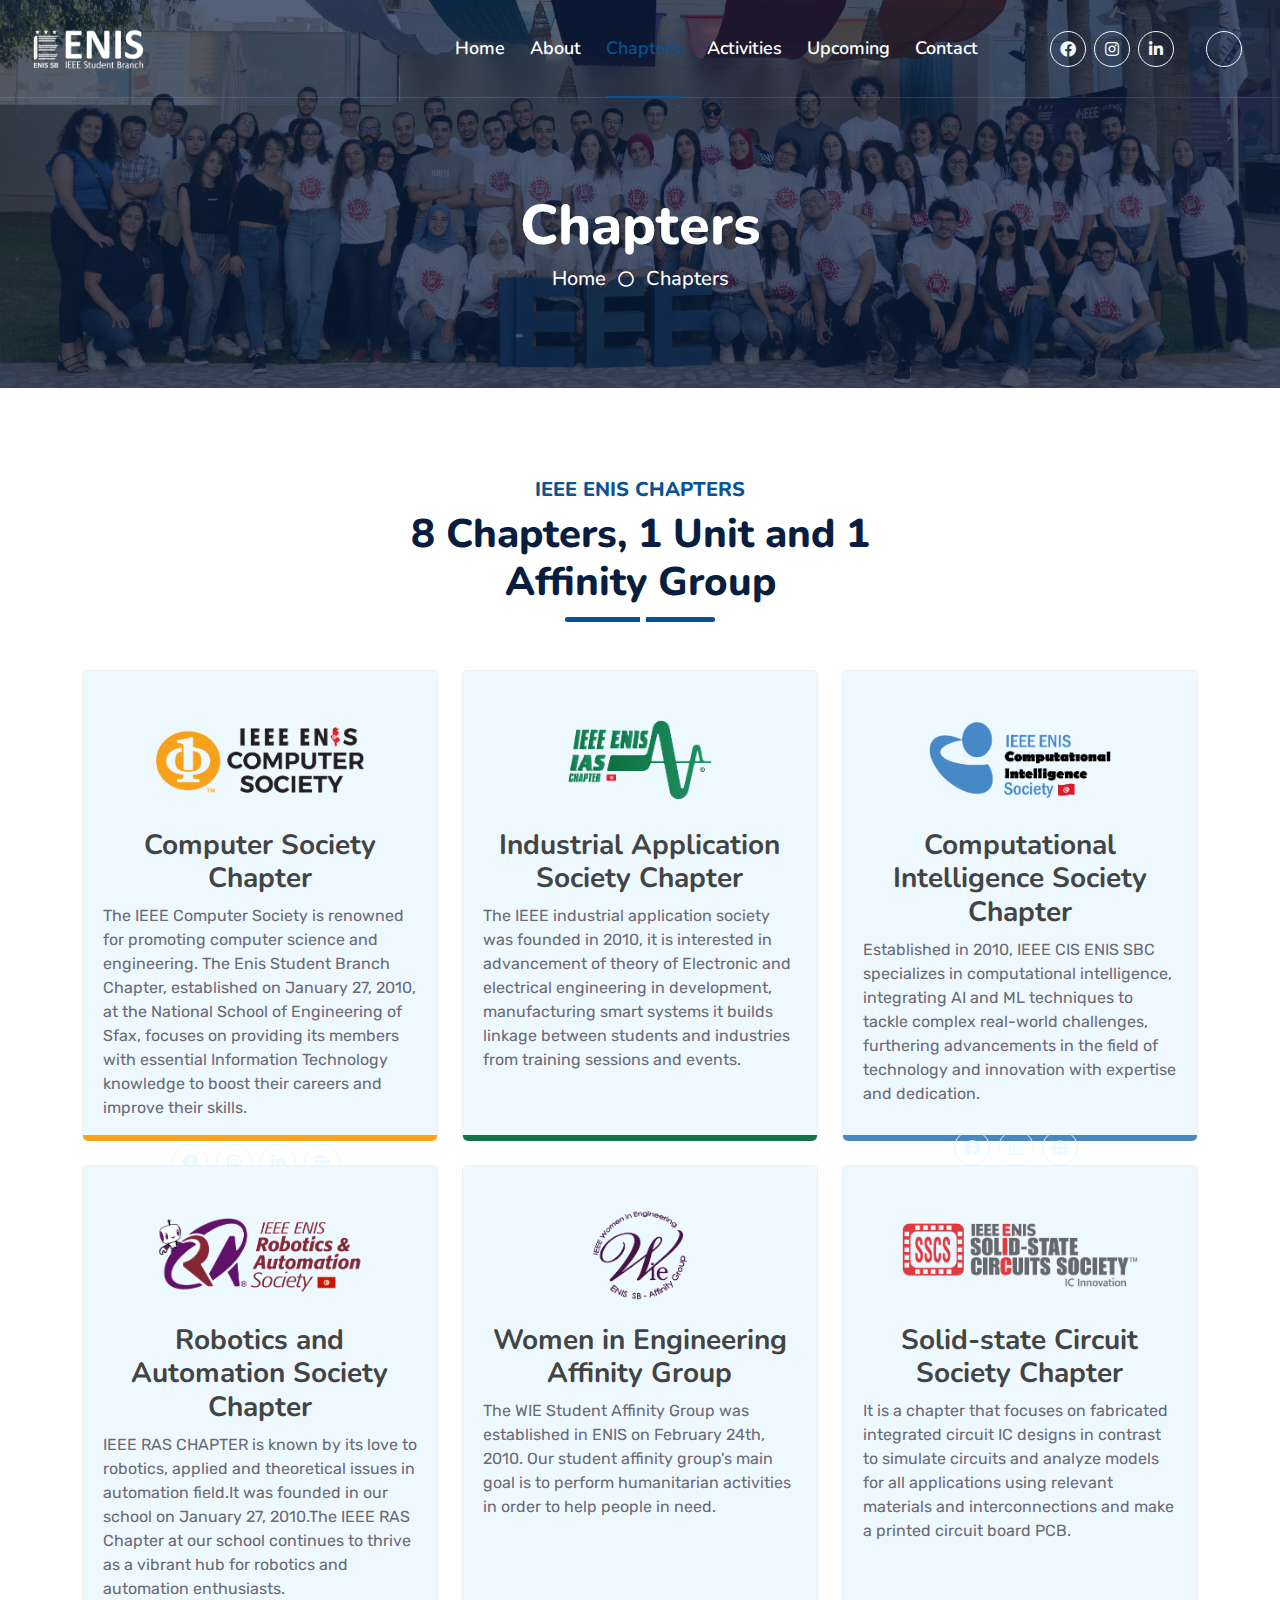
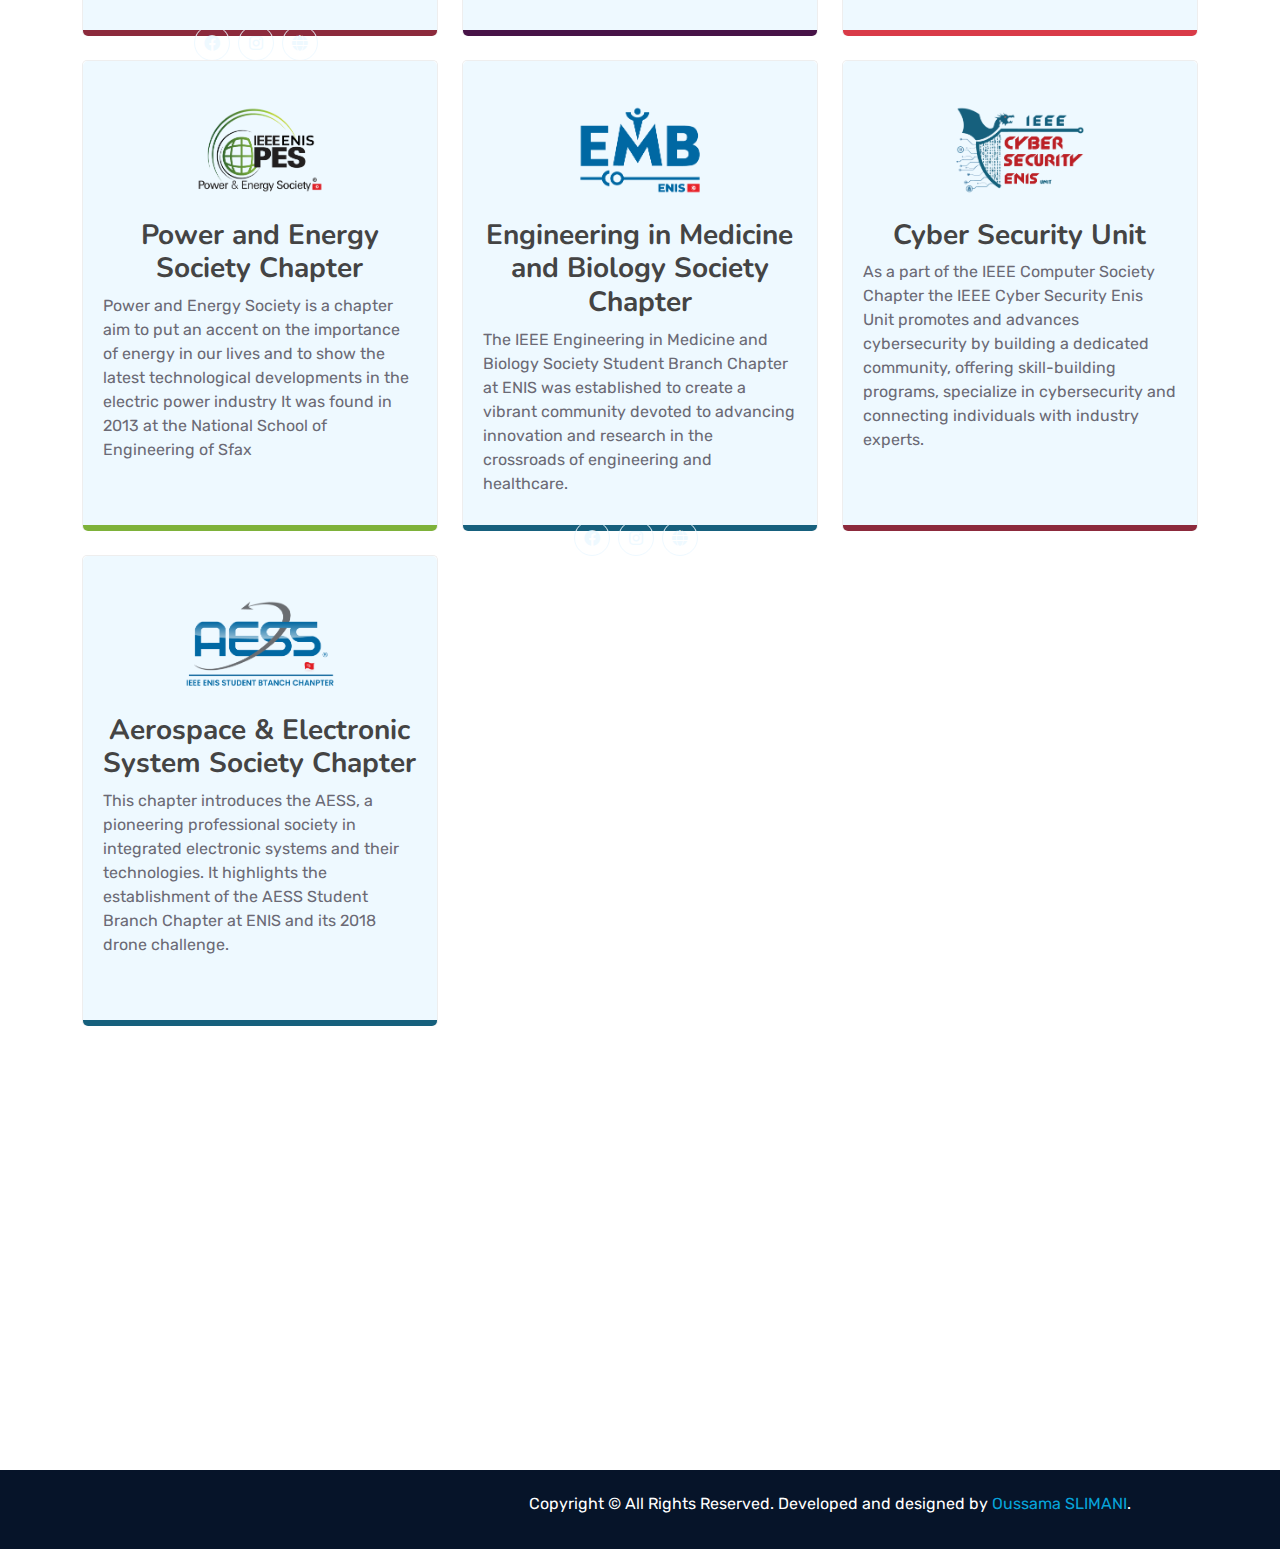
<file: chapters.html>
<!DOCTYPE html>
<html lang="en">
  <head>
    <meta charset="utf-8" />
    <title>IEEE ENIS Student Branch</title>
    <meta content="width=device-width, initial-scale=1.0" name="viewport" />
    <meta
      content="IEEE, ieee enis, National School of Engineers in Sfax, engineering, creativity, association, communication, training, competitions"
      name="keywords"
    />

    <meta
      content="Established in 2009, the IEEE branch at the National School of Engineers in Sfax fosters student motivation, creativity, association, and communication skills. It offers training sessions and competitions across various engineering disciplines."
      name="description"
    />

    <!-- Favicon -->
    <link href="img/favicon.png" rel="icon" />

    <!-- Google Web Fonts -->
    <link rel="preconnect" href="https://fonts.googleapis.com" />
    <link rel="preconnect" href="https://fonts.gstatic.com" crossorigin />
    <link
      href="https://fonts.googleapis.com/css2?family=Nunito:wght@400;600;700;800&family=Rubik:wght@400;500;600;700&display=swap"
      rel="stylesheet"
    />
    <link
      href="https://fonts.googleapis.com/css2?family=Meow+Script&display=swap"
      rel="stylesheet"
    />

    <!-- Icon Font Stylesheet -->
    <link
      href="https://cdnjs.cloudflare.com/ajax/libs/font-awesome/5.10.0/css/all.min.css"
      rel="stylesheet"
    />
    <link
      href="https://cdn.jsdelivr.net/npm/bootstrap-icons@1.4.1/font/bootstrap-icons.css"
      rel="stylesheet"
    />

    <!-- Libraries Stylesheet -->
    <link href="lib/owlcarousel/assets/owl.carousel.min.css" rel="stylesheet" />
    <link href="lib/animate/animate.min.css" rel="stylesheet" />

    <!-- Customized Bootstrap Stylesheet -->
    <link href="css/bootstrap.min.css" rel="stylesheet" />

    <!-- Template Stylesheet -->
    <link href="css/style.css" rel="stylesheet" />
  </head>

  <body>
    <!-- Spinner Start -->
    <div
      id="spinner"
      class="show bg-white position-fixed translate-middle w-100 vh-100 top-50 start-50 d-flex align-items-center justify-content-center"
    >
      <div class="spinner"></div>
    </div>
    <!-- Spinner End -->

    <!-- ==================== WEBSITE CONTENT START ==================== -->

    <!-- ==========  Navbar Start ========== -->
    <div class="container-fluid position-relative p-0">
      <nav class="navbar navbar-expand-lg navbar-dark py-3 py-lg-0">
        <a href="index.html" class="navbar-brand p-0">
          <img
            id="main"
            src="img/Logo/enis-sb-light.png"
            alt="Logo"
            style="height: 42px"
          />
          <img
            id="second"
            src="img/Logo/enis-sb.png"
            alt="logo-white"
            style="height: 42px; display: none"
          />
        </a>
        <button
          class="navbar-toggler"
          type="button"
          data-bs-toggle="collapse"
          data-bs-target="#navbarCollapse"
        >
          <span class="fa fa-bars"></span>
        </button>

        <!-- links -->
        <div class="collapse navbar-collapse" id="navbarCollapse">
          <div class="navbar-nav ms-auto py-0">
            <a href="index.html" class="nav-item nav-link">Home</a>
            <a href="about.html" class="nav-item nav-link">About</a>
            <a href="chapters.html" class="nav-item nav-link active"
              >Chapters</a
            >
            <a href="activities.html" class="nav-item nav-link">Activities</a>
            <a href="upcoming.html" class="nav-item nav-link">Upcoming</a>
            <a href="contact.html" class="nav-item nav-link">Contact</a>
          </div>

          <div class="col-lg-3 text-center text-lg-end">
            <div class="d-inline-flex align-items-center">
              <!-- Login Button -->

              <a
                class="btn btn-outline-light btn-square rounded-circle me-2"
                href="https://www.facebook.com/IEEE.ENIS.SB"
                target="_blank"
                ><i class="fab fa-facebook fw-normal"></i
              ></a>
              <a
                class="btn btn-outline-light btn-square rounded-circle me-2"
                href="https://www.instagram.com/ieeeenisstudentbranch/"
                target="_blank"
                ><i class="fab fa-instagram fw-normal"></i
              ></a>
              <a
                class="btn btn-outline-light btn-square rounded-circle me-2"
                href="https://www.linkedin.com/company/ieee-enis-student-branch-tunisia-section/mycompany/"
                target="_blank"
                ><i class="fab fa-linkedin-in fw-normal"></i
              ></a>

              <!-- Dark Mode Toggle Button -->
              <button
                id="darkModeToggleBtn"
                onclick="toggleDarkMode()"
                class="btn btn-outline-light btn-square rounded-circle me-2 dark-mode-toggle mx-4"
              >
                <i id="darkModeIcon" class="fas"></i>
              </button>
            </div>
          </div>
        </div>
      </nav>
      <!-- banner start -->
      <div
        class="container-fluid bg-primary py-5 bg-header"
        style="margin-bottom: 90px"
      >
        <div class="row py-5">
          <div class="col-12 pt-lg-5 mt-lg-5 text-center">
            <h1 class="display-4 text-white animated zoomIn">Chapters</h1>
            <a href="" class="h5 text-white">Home</a>
            <i class="far fa-circle text-white px-2"></i>
            <a href="" class="h5 text-white">Chapters</a>
          </div>
        </div>
      </div>
      <!-- banner end -->
    </div>
    <!-- ==========  Navbar End ========== -->

    <div class="change-mode-animation-container d-none animated fadeIn">
      <div class="change-mode-animation"></div>
    </div>

    <!-- ======= Chapters Section ======= -->
    <section id="chapters" class="chapters">
      <div class="container" data-aos="fade-up">
        <div
          class="section-title text-center position-relative pb-3 mb-5 mx-auto"
          style="max-width: 600px"
        >
          <h5 class="fw-bold text-primary text-uppercase">
            IEEE ENIS Chapters
          </h5>
          <h1 class="mb-0 text-dark">
            8 Chapters, 1 Unit and 1 Affinity Group
          </h1>
        </div>

        <div class="row gy-4">
          <div
            class="col-lg-4 col-md-6"
            data-aos="fade-up"
            data-aos-delay="200"
          >
            <div class="chapter-box-container">
              <div class="chapter-box text-center orange">
                <img class="img-fluid m-4" src="img/Logo/cs.png" alt="" />
                <h3 class="">Computer Society Chapter</h3>
                <p class="mb-4 text-start">
                  The IEEE Computer Society is renowned for promoting computer
                  science and engineering. The Enis Student Branch Chapter,
                  established on January 27, 2010, at the National School of
                  Engineering of Sfax, focuses on providing its members with
                  essential Information Technology knowledge to boost their
                  careers and improve their skills.
                </p>
                <div class="icon d-flex justify-content-center">
                  <a
                    class="btn btn-outline-light btn-square rounded-circle me-2"
                    href="https://www.facebook.com/CSENISsbc"
                    target="_blank"
                    ><i class="fab fa-facebook fw-normal"></i
                  ></a>
                  <a
                    class="btn btn-outline-light btn-square rounded-circle me-2"
                    href="https://www.instagram.com/ieee_cs_enis_sc/?igshid=OGQ5ZDc2ODk2ZA%3D%3D&fbclid=IwAR2MvVhhoqBj-3Tm30cab1kns3llZHDY_K64E78htmQgfOYT4AulMcrTuGQ"
                    target="_blank"
                    ><i class="fab fa-instagram fw-normal"></i
                  ></a>
                  <a
                    class="btn btn-outline-light btn-square rounded-circle me-2"
                    href="https://tn.linkedin.com/company/ieee-computer-society-enis-student-chapter"
                    target="_blank"
                    ><i class="fab fa-linkedin-in fw-normal"></i
                  ></a>
                  <a
                    class="btn btn-outline-light btn-square rounded-circle me-2"
                    href="https://ieee-cs-enis-sbc.onrender.com/"
                    target="_blank"
                    ><i class="fa fa-globe" aria-hidden="true"></i
                  ></a>
                </div>
              </div>
            </div>
          </div>

          <div
            class="col-lg-4 col-md-6"
            data-aos="fade-up"
            data-aos-delay="200"
          >
            <div class="chapter-box-container">
              <div class="chapter-box text-center green">
                <img class="img-fluid m-4" src="img/Logo/ias.png" alt="" />
                <h3>Industrial Application Society Chapter</h3>
                <p class="mb-4 text-start">
                  The IEEE industrial application society was founded in 2010,
                  it is interested in advancement of theory of Electronic and
                  electrical engineering in development, manufacturing smart
                  systems it builds linkage between students and industries from
                  training sessions and events.
                </p>
                <div class="icon d-flex justify-content-center">
                  <a
                    class="btn btn-outline-light btn-square rounded-circle me-2"
                    href="https://www.facebook.com/ieee.ias.enis"
                    target="_blank"
                    ><i class="fab fa-facebook fw-normal"></i
                  ></a>
                  <a
                    class="btn btn-outline-light btn-square rounded-circle me-2"
                    href="https://www.instagram.com/ieee.ias.enis/"
                    target="_blank"
                    ><i class="fab fa-instagram fw-normal"></i
                  ></a>
                  <a
                    class="btn btn-outline-light btn-square rounded-circle me-2"
                    href="https://www.linkedin.com/company/ieee-ias-enis"
                    target="_blank"
                    ><i class="fab fa-linkedin-in fw-normal"></i
                  ></a>
                  <a
                    class="btn btn-outline-light btn-square rounded-circle me-2"
                    href="https://ias-enis.ieee.tn/"
                    target="_blank"
                    ><i class="fa fa-globe" aria-hidden="true"></i
                  ></a>
                </div>
              </div>
            </div>
          </div>

          <div
            class="col-lg-4 col-md-6"
            data-aos="fade-up"
            data-aos-delay="200"
          >
            <div class="chapter-box-container">
              <div class="chapter-box text-center blue">
                <img class="img-fluid m-4" src="img/Logo/cis.png" alt="" />

                <h3>Computational Intelligence Society Chapter</h3>
                <p class="mb-4 text-start">
                  Established in 2010, IEEE CIS ENIS SBC specializes in
                  computational intelligence, integrating AI and ML techniques
                  to tackle complex real-world challenges, furthering
                  advancements in the field of technology and innovation with
                  expertise and dedication.
                </p>
                <div class="icon d-flex justify-content-center">
                  <a
                    class="btn btn-outline-light btn-square rounded-circle me-2"
                    href="https://www.facebook.com/CIS.ENIS"
                    target="_blank"
                    ><i class="fab fa-facebook fw-normal"></i
                  ></a>
                  <a
                    class="btn btn-outline-light btn-square rounded-circle me-2"
                    href="https://www.instagram.com/cis.enis.sc/"
                    target="_blank"
                    ><i class="fab fa-instagram fw-normal"></i
                  ></a>
                  <a
                    class="btn btn-outline-light btn-square rounded-circle me-2"
                    href="https://enis.ieee.tn/cis/"
                    target="_blank"
                    ><i class="fa fa-globe" aria-hidden="true"></i
                  ></a>
                </div>
              </div>
            </div>
          </div>

          <div
            class="col-lg-4 col-md-6"
            data-aos="fade-up"
            data-aos-delay="200"
          >
            <div class="chapter-box-container">
              <div class="chapter-box text-center red">
                <img class="img-fluid m-4" src="img/Logo/ras.png" alt="" />

                <h3>Robotics and Automation Society Chapter</h3>
                <p class="mb-4 text-start">
                  IEEE RAS CHAPTER is known by its love to robotics, applied and
                  theoretical issues in automation field.It was founded in our
                  school on January 27, 2010.The IEEE RAS Chapter at our school
                  continues to thrive as a vibrant hub for robotics and
                  automation enthusiasts.
                </p>
                <div class="icon d-flex justify-content-center">
                  <a
                    class="btn btn-outline-light btn-square rounded-circle me-2"
                    href="https://www.facebook.com/IEEERASENIS"
                    target="_blank"
                    ><i class="fab fa-facebook fw-normal"></i
                  ></a>
                  <a
                    class="btn btn-outline-light btn-square rounded-circle me-2"
                    href="https://www.instagram.com/ieee.ras.enis/"
                    target="_blank"
                    ><i class="fab fa-instagram fw-normal"></i
                  ></a>
                  <a
                    class="btn btn-outline-light btn-square rounded-circle me-2"
                    href="https://enis.ieee.tn/ras/"
                    target="_blank"
                    ><i class="fa fa-globe" aria-hidden="true"></i
                  ></a>
                </div>
              </div>
            </div>
          </div>

          <div
            class="col-lg-4 col-md-6"
            data-aos="fade-up"
            data-aos-delay="200"
          >
            <div class="chapter-box-container">
              <div class="chapter-box text-center purple">
                <img class="img-fluid m-4" src="img/Logo/wie.png" alt="" />

                <h3>Women in Engineering Affinity Group</h3>
                <p class="mb-4 text-start">
                  The WIE Student Affinity Group was established in ENIS on
                  February 24th, 2010. Our student affinity group's main goal is
                  to perform humanitarian activities in order to help people in
                  need.
                </p>
                <div class="icon d-flex justify-content-center">
                  <a
                    class="btn btn-outline-light btn-square rounded-circle me-2"
                    href="https://www.facebook.com/IEEE.WIE.ENIS.SAG"
                    target="_blank"
                    ><i class="fab fa-facebook fw-normal"></i
                  ></a>
                  <a
                    class="btn btn-outline-light btn-square rounded-circle me-2"
                    href="https://www.instagram.com/wie.enis.sag/"
                    target="_blank"
                    ><i class="fab fa-instagram fw-normal"></i
                  ></a>
                  <a
                    class="btn btn-outline-light btn-square rounded-circle me-2"
                    href="https://www.linkedin.com/company/wie-student-affinity-group-enis/"
                    target="_blank"
                    ><i class="fab fa-linkedin-in fw-normal"></i
                  ></a>
                  <a
                    class="btn btn-outline-light btn-square rounded-circle me-2"
                    href="https://enis.ieee.tn/ieee-women-in-engineering-enis-sag/"
                    target="_blank"
                    ><i class="fa fa-globe" aria-hidden="true"></i
                  ></a>
                </div>
              </div>
            </div>
          </div>

          <div
            class="col-lg-4 col-md-6"
            data-aos="fade-up"
            data-aos-delay="200"
          >
            <div class="chapter-box-container">
              <div class="chapter-box text-center red-2">
                <img class="img-fluid m-4" src="img/Logo/sscs.png" alt="" />

                <h3>Solid-state Circuit Society Chapter</h3>
                <p class="mb-4 text-start">
                  It is a chapter that focuses on fabricated integrated circuit
                  IC designs in contrast to simulate circuits and analyze models
                  for all applications using relevant materials and
                  interconnections and make a printed circuit board PCB.
                </p>
                <div class="icon d-flex justify-content-center">
                  <a
                    class="btn btn-outline-light btn-square rounded-circle me-2"
                    href="https://www.facebook.com/IEEESSCSENIS"
                    target="_blank"
                    ><i class="fab fa-facebook fw-normal"></i
                  ></a>
                  <a
                    class="btn btn-outline-light btn-square rounded-circle me-2"
                    href="https://www.instagram.com/ieee.sscs.enis.sbc/"
                    target="_blank"
                    ><i class="fab fa-instagram fw-normal"></i
                  ></a>
                  <a
                    class="btn btn-outline-light btn-square rounded-circle me-2"
                    href="https://www.linkedin.com/company/ieee-sscs-chapter-enis-sb/"
                    target="_blank"
                    ><i class="fab fa-linkedin-in fw-normal"></i
                  ></a>
                </div>
              </div>
            </div>
          </div>

          <div
            class="col-lg-4 col-md-6"
            data-aos="fade-up"
            data-aos-delay="200"
          >
            <div class="chapter-box-container">
              <div class="chapter-box text-center green-2">
                <img class="img-fluid m-4" src="img/Logo/pes.png" alt="" />

                <h3>Power and Energy Society Chapter</h3>
                <p class="mb-4 text-start">
                  Power and Energy Society is a chapter aim to put an accent on
                  the importance of energy in our lives and to show the latest
                  technological developments in the electric power industry It
                  was found in 2013 at the National School of Engineering of
                  Sfax
                </p>
                <div class="icon d-flex justify-content-center">
                  <a
                    class="btn btn-outline-light btn-square rounded-circle me-2"
                    href="https://www.facebook.com/PESENIS"
                    target="_blank"
                    ><i class="fab fa-facebook fw-normal"></i
                  ></a>
                  <a
                    class="btn btn-outline-light btn-square rounded-circle me-2"
                    href="https://www.instagram.com/ieee_enis_pes/"
                    target="_blank"
                    ><i class="fab fa-instagram fw-normal"></i
                  ></a>
                  <a
                    class="btn btn-outline-light btn-square rounded-circle me-2"
                    href="https://www.linkedin.com/in/ieee-pes-enis-sbc/"
                    target="_blank"
                    ><i class="fab fa-linkedin-in fw-normal"></i
                  ></a>
                  <a
                    class="btn btn-outline-light btn-square rounded-circle me-2"
                    href="https://pes-enis.ieee.tn/"
                    target="_blank"
                    ><i class="fa fa-globe" aria-hidden="true"></i
                  ></a>
                </div>
              </div>
            </div>
          </div>

          <div
            class="col-lg-4 col-md-6"
            data-aos="fade-up"
            data-aos-delay="200"
          >
            <div class="chapter-box-container">
              <div class="chapter-box text-center blue-2">
                <img class="img-fluid m-4" src="img/Logo/emb.png" alt="" />

                <h3>Engineering in Medicine and Biology Society Chapter</h3>
                <p class="mb-4 text-start">
                  The IEEE Engineering in Medicine and Biology Society Student
                  Branch Chapter at ENIS was established to create a vibrant
                  community devoted to advancing innovation and research in the
                  crossroads of engineering and healthcare.
                </p>
                <div class="icon d-flex justify-content-center">
                  <a
                    class="btn btn-outline-light btn-square rounded-circle me-2"
                    href="https://www.facebook.com/enis.embs"
                    target="_blank"
                    ><i class="fab fa-facebook fw-normal"></i
                  ></a>
                  <a
                    class="btn btn-outline-light btn-square rounded-circle me-2"
                    href="https://www.instagram.com/ieee.embs.enis.sbc/"
                    target="_blank"
                    ><i class="fab fa-instagram fw-normal"></i
                  ></a>
                  <a
                    class="btn btn-outline-light btn-square rounded-circle me-2"
                    href="https://enis.ieee.tn/embs/"
                    target="_blank"
                    ><i class="fa fa-globe" aria-hidden="true"></i
                  ></a>
                </div>
              </div>
            </div>
          </div>

          <div
            class="col-lg-4 col-md-6"
            data-aos="fade-up"
            data-aos-delay="200"
          >
            <div class="chapter-box-container">
              <div class="chapter-box text-center red">
                <img class="img-fluid m-4" src="img/logo/cyber.png" alt="" />

                <h3>Cyber Security Unit</h3>
                <p class="mb-4 text-start">
                  As a part of the IEEE Computer Society Chapter the IEEE Cyber
                  Security Enis Unit promotes and advances cybersecurity by
                  building a dedicated community, offering skill-building
                  programs, specialize in cybersecurity and connecting
                  individuals with industry experts.
                </p>
                <div class="icon d-flex justify-content-center">
                  <a
                    class="btn btn-outline-light btn-square rounded-circle me-2"
                    href="https://www.facebook.com/IEECSEC"
                    target="_blank"
                    ><i class="fab fa-facebook fw-normal"></i
                  ></a>
                  <a
                    class="btn btn-outline-light btn-square rounded-circle me-2"
                    href="https://www.instagram.com/ieeecybersecurityenisunit/"
                    target="_blank"
                    ><i class="fab fa-instagram fw-normal"></i
                  ></a>
                  <a
                    class="btn btn-outline-light btn-square rounded-circle me-2"
                    href="https://www.linkedin.com/company/ieee-cyber-security-enis-unit/"
                    target="_blank"
                    ><i class="fab fa-linkedin-in fw-normal"></i
                  ></a>
                  <a
                    class="btn btn-outline-light btn-square rounded-circle me-2"
                    href=" https://ieee-cs-enis-sbc.onrender.com/index-2.html"
                    target="_blank"
                    ><i class="fa fa-globe" aria-hidden="true"></i
                  ></a>
                </div>
              </div>
            </div>
          </div>

          <div
            class="col-lg-4 col-md-6"
            data-aos="fade-up"
            data-aos-delay="200"
          >
            <div class="chapter-box-container">
              <div class="chapter-box text-center blue-2">
                <img class="img-fluid m-4" src="img/Logo/aess.png" alt="" />

                <h3>Aerospace & Electronic System Society Chapter</h3>
                <p class="mb-4 text-start">
                  This chapter introduces the AESS, a pioneering professional
                  society in integrated electronic systems and their
                  technologies. It highlights the establishment of the AESS
                  Student Branch Chapter at ENIS and its 2018 drone challenge.
                </p>
                <div class="icon d-flex justify-content-center">
                  <a
                    class="btn btn-outline-light btn-square rounded-circle me-2"
                    href="https://www.facebook.com/IEEE.AESS.ENIS.SC"
                    target="_blank"
                    ><i class="fab fa-facebook fw-normal"></i
                  ></a>
                  <a
                    class="btn btn-outline-light btn-square rounded-circle me-2"
                    href="https://www.instagram.com/ieee.aess.enis/"
                    target="_blank"
                    ><i class="fab fa-instagram fw-normal"></i
                  ></a>
                  <a
                    class="btn btn-outline-light btn-square rounded-circle me-2"
                    href="https://www.linkedin.com/company/aess-enis-sb/"
                    target="_blank"
                    ><i class="fab fa-linkedin-in fw-normal"></i
                  ></a>
                  <a
                    class="btn btn-outline-light btn-square rounded-circle me-2"
                    href="https://aess-enis.ieee.tn/"
                    target="_blank"
                    ><i class="fa fa-globe" aria-hidden="true"></i
                  ></a>
                </div>
              </div>
            </div>
          </div>
        </div>
      </div>
    </section>
    <!-- ========== Chapters End ========== -->

    <!-- ========== Footer Start ========== -->
    <div
      class="container-fluid bg-dark text-light mt-5 wow fadeInUp border-footer"
      data-wow-delay="0.1s"
    >
      <div class="container">
        <div class="row gx-5">
          <div class="col-lg-4 col-md-6 footer-about">
            <div
              class="d-flex flex-column align-items-center justify-content-center text-center h-100 bg-primary p-4"
            >
              <a href="index.html" class="navbar-brand">
                <img
                  src="img/Logo/enis-sb-light.png"
                  alt="logo-white"
                  style="width: 150px"
                />
              </a>
              <p class="mt-3 mb-4 text-white">
                Since 2009, the IEEE branch has been founded at the National
                School of Engineers in Sfax. Its main aim is to motivate
                students, inspire them to support their creativity, foster their
                associative spirit, and communication skills, as well as to
                attend training sessions and competitions in various engineering
                fields.
              </p>
            </div>
          </div>
          <div class="col-lg-8 col-md-6">
            <div class="row gx-5">
              <div class="col-lg-5 col-md-12 pt-5 mb-5">
                <div
                  class="section-title section-title-sm position-relative pb-3 mb-4"
                >
                  <h3 class="text-white mb-0">Get In Touch</h3>
                </div>
                <div class="d-flex mb-2">
                  <i class="bi bi-geo-alt text-primary me-2"></i>
                  <p class="mb-0 text-white">
                    ENIS, Soukra Road km 3, BP 1173, Sfax, Tunisia.
                  </p>
                </div>
                <div class="d-flex mb-2">
                  <i class="bi bi-envelope-open text-primary me-2"></i>
                  <p class="mb-0 text-white">sb.enis@ieee.org</p>
                </div>
                <div class="d-flex mb-2">
                  <i class="bi bi-telephone text-primary me-2"></i>
                  <p class="mb-0 text-white">+216 28 675 568</p>
                </div>
                <div class="d-flex mt-4">
                  <a class="btn btn-primary btn-square me-2" href="#"
                    ><i class="fab fa-facebook-f fw-normal"></i
                  ></a>
                  <a class="btn btn-primary btn-square me-2" href="#"
                    ><i class="fab fa-linkedin-in fw-normal"></i
                  ></a>
                  <a class="btn btn-primary btn-square" href="#"
                    ><i class="fab fa-instagram fw-normal"></i
                  ></a>
                </div>
              </div>
              <div class="col-lg-3 col-md-12 pt-0 pt-lg-5 mb-5">
                <div
                  class="section-title section-title-sm position-relative pb-3 mb-4"
                >
                  <h3 class="text-white mb-0">Quick Links</h3>
                </div>
                <div
                  class="link-animated d-flex flex-column justify-content-start"
                >
                  <a class="text-white mb-2" href="index.html"
                    ><i class="bi bi-arrow-right text-primary me-2"></i>Home</a
                  >
                  <a class="text-white mb-2" href="about.html"
                    ><i class="bi bi-arrow-right text-primary me-2"></i>About</a
                  >
                  <a class="text-white mb-2" href="chapters.html"
                    ><i class="bi bi-arrow-right text-primary me-2"></i
                    >Chapters</a
                  >
                  <a class="text-white mb-2" href="activities.html"
                    ><i class="bi bi-arrow-right text-primary me-2"></i
                    >Activities</a
                  >
                  <a class="text-white mb-2" href="upcoming.html"
                    ><i class="bi bi-arrow-right text-primary me-2"></i>
                    Upcoming</a
                  >
                  <a class="text-white mb-2" href="contact.html"
                    ><i class="bi bi-arrow-right text-primary me-2"></i>Our
                    Contact</a
                  >
                </div>
              </div>
              <div class="col-lg-4 col-md-12 pt-0 pt-lg-5 mb-5">
                <div
                  class="section-title section-title-sm position-relative pb-3 mb-4"
                >
                  <h3 class="text-white mb-0">Other Links</h3>
                </div>
                <div
                  class="link-animated d-flex flex-column justify-content-start"
                >
                  <a class="text-white mb-2" href="about.html#team"
                    ><i class="bi bi-arrow-right text-primary me-2"></i>Meet The
                    Team</a
                  >
                  <a class="text-white mb-2" href="index.html#register"
                    ><i class="bi bi-arrow-right text-primary me-2"></i
                    >Resgister Now</a
                  >
                </div>
              </div>
            </div>
          </div>
        </div>
      </div>
    </div>
    <div class="container-fluid text-white" style="background: #061429">
      <div class="container text-center">
        <div class="row justify-content-end">
          <div class="col-lg-8 col-md-6">
            <div
              class="d-flex align-items-center justify-content-center text-white mt-1"
              style="height: 75px"
            >
              <p class="px-2">
                Copyright &copy; All Rights Reserved. Developed and designed by
                <a
                  href="https://www.linkedin.com/in/oussama-slimani/"
                  target="_blank"
                  >Oussama SLIMANI</a
                >.
              </p>
            </div>
          </div>
        </div>
      </div>
    </div>
    <!-- ========== Footer End ========== -->

    <!-- ==================== WEBSITE CONTENT END ==================== -->

    <!-- Back to Top -->
    <a
      href="#"
      class="btn btn-lg btn-primary btn-lg-square rounded-circle back-to-top"
      ><div class="p-1"></div>
      <i class="bi bi-arrow-up"></i>
    </a>

    <!-- JavaScript Libraries -->
    <script src="https://code.jquery.com/jquery-3.4.1.min.js"></script>
    <script src="https://cdn.jsdelivr.net/npm/bootstrap@5.0.0/dist/js/bootstrap.bundle.min.js"></script>
    <script src="lib/wow/wow.min.js"></script>
    <script src="lib/easing/easing.min.js"></script>
    <script src="lib/waypoints/waypoints.min.js"></script>
    <script src="lib/counterup/counterup.min.js"></script>
    <script src="lib/owlcarousel/owl.carousel.min.js"></script>

    <!-- Template Javascript -->
    <script src="js/main.js"></script>
  </body>
</html>
</file>
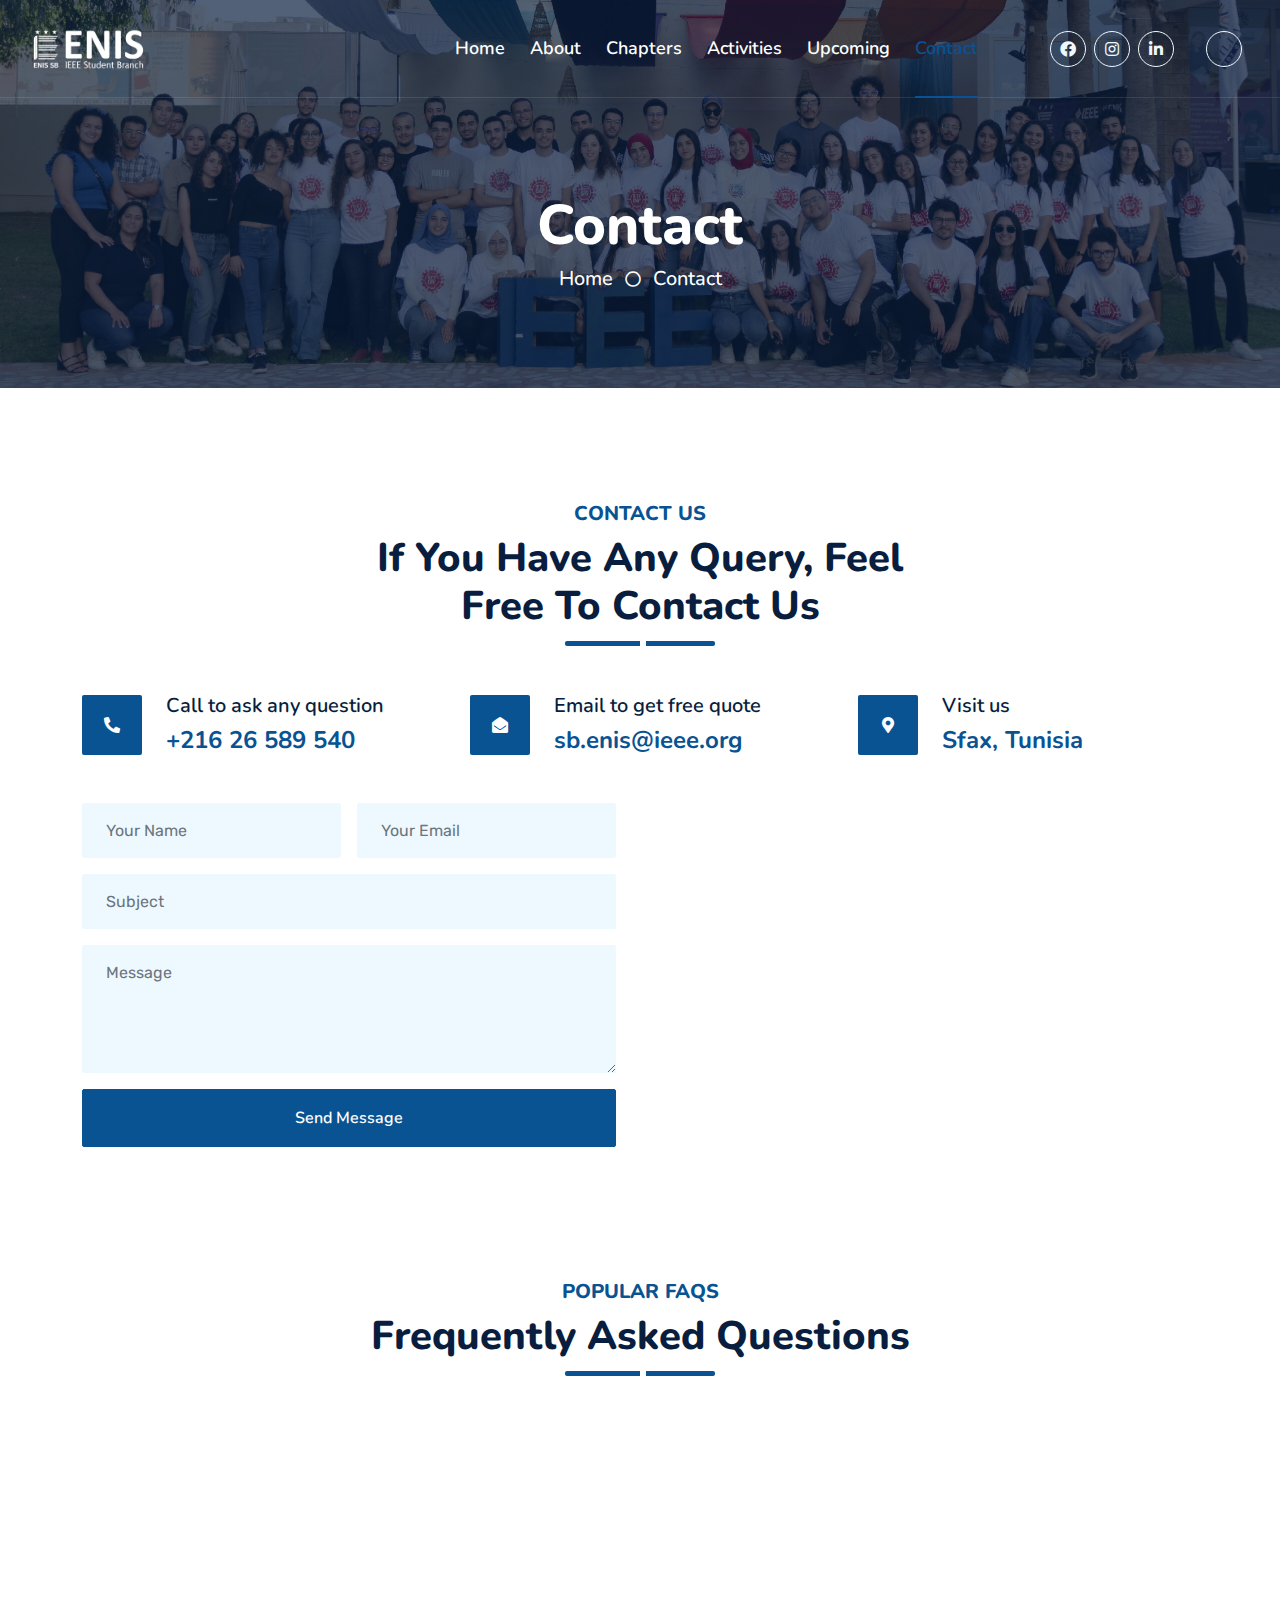
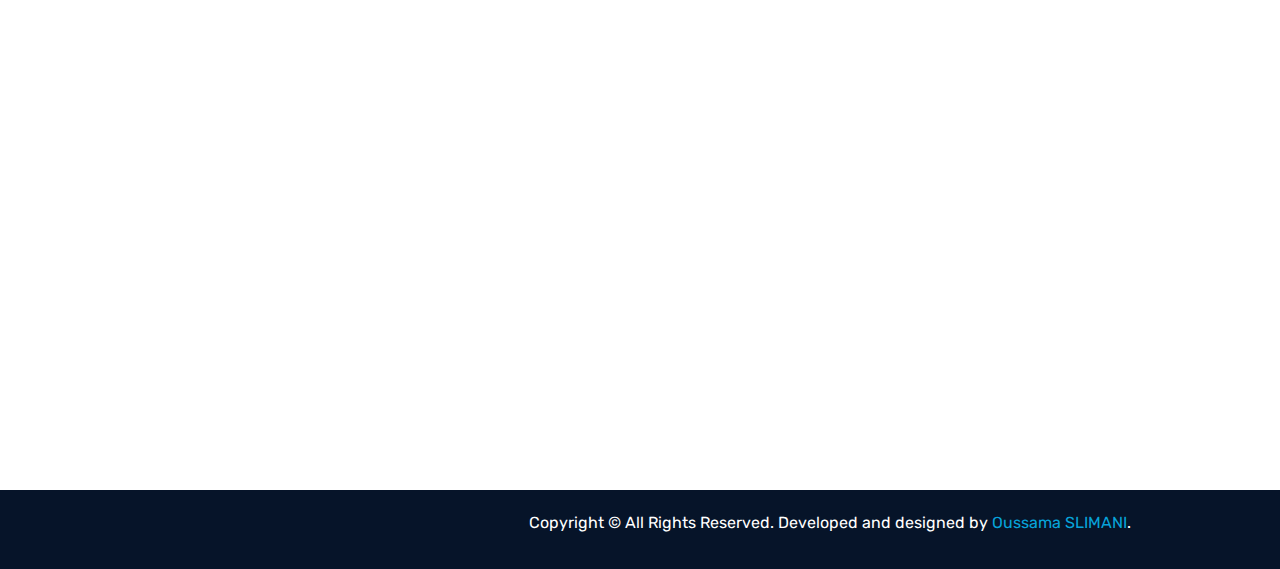
<file: contact.html>
<!DOCTYPE html>
<html lang="en">
  <head>
    <meta charset="utf-8" />
    <title>IEEE ENIS Student Branch</title>
    <meta content="width=device-width, initial-scale=1.0" name="viewport" />
    <meta
      content="IEEE, ieee enis, National School of Engineers in Sfax, engineering, creativity, association, communication, training, competitions"
      name="keywords"
    />

    <meta
      content="Established in 2009, the IEEE branch at the National School of Engineers in Sfax fosters student motivation, creativity, association, and communication skills. It offers training sessions and competitions across various engineering disciplines."
      name="description"
    />

    <!-- Favicon -->
    <link href="img/favicon.png" rel="icon" />

    <!-- Google Web Fonts -->
    <link rel="preconnect" href="https://fonts.googleapis.com" />
    <link rel="preconnect" href="https://fonts.gstatic.com" crossorigin />
    <link
      href="https://fonts.googleapis.com/css2?family=Nunito:wght@400;600;700;800&family=Rubik:wght@400;500;600;700&display=swap"
      rel="stylesheet"
    />
    <link
      href="https://fonts.googleapis.com/css2?family=Meow+Script&display=swap"
      rel="stylesheet"
    />

    <!-- Icon Font Stylesheet -->
    <link
      href="https://cdnjs.cloudflare.com/ajax/libs/font-awesome/5.10.0/css/all.min.css"
      rel="stylesheet"
    />
    <link
      href="https://cdn.jsdelivr.net/npm/bootstrap-icons@1.4.1/font/bootstrap-icons.css"
      rel="stylesheet"
    />

    <!-- Libraries Stylesheet -->
    <link href="lib/owlcarousel/assets/owl.carousel.min.css" rel="stylesheet" />
    <link href="lib/animate/animate.min.css" rel="stylesheet" />

    <!-- Customized Bootstrap Stylesheet -->
    <link href="css/bootstrap.min.css" rel="stylesheet" />

    <!-- Template Stylesheet -->
    <link href="css/style.css" rel="stylesheet" />
  </head>

  <body>
    <!-- Spinner Start -->
    <div
      id="spinner"
      class="show bg-white position-fixed translate-middle w-100 vh-100 top-50 start-50 d-flex align-items-center justify-content-center"
    >
      <div class="spinner"></div>
    </div>
    <!-- Spinner End -->

    <!-- ==================== WEBSITE CONTENT START ==================== -->

    <!-- ==========  Navbar Start ========== -->
    <div class="container-fluid position-relative p-0">
      <nav class="navbar navbar-expand-lg navbar-dark py-3 py-lg-0">
        <a href="index.html" class="navbar-brand p-0">
          <img
            id="main"
            src="img/Logo/enis-sb-light.png"
            alt="Logo"
            style="height: 42px"
          />
          <img
            id="second"
            src="img/Logo/enis-sb.png"
            alt="logo-white"
            style="height: 42px; display: none"
          />
        </a>
        <button
          class="navbar-toggler"
          type="button"
          data-bs-toggle="collapse"
          data-bs-target="#navbarCollapse"
        >
          <span class="fa fa-bars"></span>
        </button>

        <!-- links -->
        <div class="collapse navbar-collapse" id="navbarCollapse">
          <div class="navbar-nav ms-auto py-0">
            <a href="index.html" class="nav-item nav-link">Home</a>
            <a href="about.html" class="nav-item nav-link">About</a>
            <a href="chapters.html" class="nav-item nav-link">Chapters</a>
            <a href="activities.html" class="nav-item nav-link">Activities</a>
            <a href="upcoming.html" class="nav-item nav-link">Upcoming</a>
            <a href="contact.html" class="nav-item nav-link active">Contact</a>
          </div>

          <div class="col-lg-3 text-center text-lg-end">
            <div class="d-inline-flex align-items-center">
              <!-- Login Button -->

              <a
                class="btn btn-outline-light btn-square rounded-circle me-2"
                href="https://www.facebook.com/IEEE.ENIS.SB"
                target="_blank"
                ><i class="fab fa-facebook fw-normal"></i
              ></a>
              <a
                class="btn btn-outline-light btn-square rounded-circle me-2"
                href="https://www.instagram.com/ieeeenisstudentbranch/"
                target="_blank"
                ><i class="fab fa-instagram fw-normal"></i
              ></a>
              <a
                class="btn btn-outline-light btn-square rounded-circle me-2"
                href="https://www.linkedin.com/company/ieee-enis-student-branch-tunisia-section/mycompany/"
                target="_blank"
                ><i class="fab fa-linkedin-in fw-normal"></i
              ></a>

              <!-- Dark Mode Toggle Button -->
              <button
                id="darkModeToggleBtn"
                onclick="toggleDarkMode()"
                class="btn btn-outline-light btn-square rounded-circle me-2 dark-mode-toggle mx-4"
              >
                <i id="darkModeIcon" class="fas"></i>
              </button>
            </div>
          </div>
        </div>
      </nav>
      <!-- banner start -->
      <div
        class="container-fluid bg-primary py-5 bg-header"
        style="margin-bottom: 90px"
      >
        <div class="row py-5">
          <div class="col-12 pt-lg-5 mt-lg-5 text-center">
            <h1 class="display-4 text-white animated zoomIn">Contact</h1>
            <a href="" class="h5 text-white">Home</a>
            <i class="far fa-circle text-white px-2"></i>
            <a href="" class="h5 text-white">Contact</a>
          </div>
        </div>
      </div>
      <!-- banner end -->
    </div>
    <!-- ==========  Navbar End ========== -->

    <div class="change-mode-animation-container d-none animated fadeIn">
      <div class="change-mode-animation"></div>
    </div>

    <!-- ======= Contact Start ======= -->
    <div class="container-fluid py-3 wow fadeInUp" data-wow-delay="0.1s">
      <div class="container py-2">
        <div
          class="section-title text-center position-relative pb-3 mb-5 mx-auto"
          style="max-width: 600px"
        >
          <h5 class="fw-bold text-primary text-uppercase">Contact Us</h5>
          <h1 class="mb-0 text-dark">
            If You Have Any Query, Feel Free To Contact Us
          </h1>
        </div>
        <div class="row g-5 mb-5">
          <div class="col-lg-4">
            <div
              class="d-flex align-items-center wow fadeIn"
              data-wow-delay="0.1s"
            >
              <div
                class="bg-primary d-flex align-items-center justify-content-center rounded"
                style="width: 60px; height: 60px"
              >
                <i class="fa fa-phone-alt text-white"></i>
              </div>
              <div class="ps-4">
                <h5 class="mb-2 text-dark">Call to ask any question</h5>
                <h4 class="text-primary mb-0">+216 26 589 540</h4>
              </div>
            </div>
          </div>
          <div class="col-lg-4">
            <div
              class="d-flex align-items-center wow fadeIn"
              data-wow-delay="0.4s"
            >
              <div
                class="bg-primary d-flex align-items-center justify-content-center rounded"
                style="width: 60px; height: 60px"
              >
                <i class="fa fa-envelope-open text-white"></i>
              </div>
              <div class="ps-4">
                <h5 class="mb-2 text-dark">Email to get free quote</h5>
                <h4 class="text-primary mb-0">sb.enis@ieee.org</h4>
              </div>
            </div>
          </div>
          <div class="col-lg-4">
            <div
              class="d-flex align-items-center wow fadeIn"
              data-wow-delay="0.8s"
            >
              <div
                class="bg-primary d-flex align-items-center justify-content-center rounded"
                style="width: 60px; height: 60px"
              >
                <i class="fa fa-map-marker-alt text-white"></i>
              </div>
              <div class="ps-4">
                <h5 class="mb-2 text-dark">Visit us</h5>
                <h4 class="text-primary mb-0">Sfax, Tunisia</h4>
              </div>
            </div>
          </div>
        </div>
        <div class="row g-5">
          <div class="col-lg-6 wow slideInUp" data-wow-delay="0.3s">
            <form>
              <div class="row g-3">
                <div class="col-md-6">
                  <input
                    type="text"
                    class="form-control border-0 bg-light px-4"
                    placeholder="Your Name"
                    style="height: 55px"
                  />
                </div>
                <div class="col-md-6">
                  <input
                    type="email"
                    class="form-control border-0 bg-light px-4"
                    placeholder="Your Email"
                    style="height: 55px"
                  />
                </div>
                <div class="col-12">
                  <input
                    type="text"
                    class="form-control border-0 bg-light px-4"
                    placeholder="Subject"
                    style="height: 55px"
                  />
                </div>
                <div class="col-12">
                  <textarea
                    class="form-control border-0 bg-light px-4 py-3"
                    rows="4"
                    placeholder="Message"
                  ></textarea>
                </div>
                <div class="col-12">
                  <button class="btn btn-primary w-100 py-3" type="submit">
                    Send Message
                  </button>
                </div>
              </div>
            </form>
          </div>
          <div class="col-lg-6 wow slideInUp" data-wow-delay="0.6s">
            <iframe
              class="position-relative rounded w-100 h-100"
              src="https://www.google.com/maps/embed?pb=!1m18!1m12!1m3!1d3279.1859442139585!2d10.717743795979837!3d34.72570711270346!2m3!1f0!2f0!3f0!3m2!1i1024!2i768!4f13.1!3m3!1m2!1s0x13002ca4425ed6a1%3A0x1cb1842d2707fe25!2sNational%20Engineering%20School%20of%20Sfax!5e0!3m2!1sen!2sus!4v1690050981300!5m2!1sen!2sus"
              frameborder="0"
              style="min-height: 350px; border: 0"
              allowfullscreen=""
              aria-hidden="false"
              tabindex="0"
            ></iframe>
          </div>
        </div>
      </div>
    </div>
    <!-- ==========   Contact End ========== -->

    <!-- ================= FAQs Start ============== -->
    <div class="container-fluid py-5">
      <div class="container py-5">
        <div
          class="section-title text-center position-relative pb-3 mb-5 mx-auto"
          style="max-width: 600px"
        >
          <h5 class="fw-bold text-primary text-uppercase">Popular FAQs</h5>
          <h1 class="mb-0 text-dark">Frequently Asked Questions</h1>
        </div>
        <div class="row">
          <div class="col-lg-6">
            <div class="accordion" id="accordionFAQ1">
              <div
                class="accordion-item bg-light wow fadeIn"
                data-wow-delay="0.1s"
              >
                <h2 class="accordion-header" id="headingOne">
                  <button
                    class="accordion-button collapsed"
                    type="button"
                    data-bs-toggle="collapse"
                    data-bs-target="#collapseOne"
                    aria-expanded="false"
                    aria-controls="collapseOne"
                  >
                    What is IEEE?
                  </button>
                </h2>
                <div
                  id="collapseOne"
                  class="accordion-collapse collapse"
                  aria-labelledby="headingOne"
                  data-bs-parent="#accordionFAQ1"
                >
                  <div class="accordion-body p-2">
                    IEEE is the world’s largest technical professional
                    organization dedicated to advancing technology for the
                    benefit of humanity. IEEE and its members inspire a global
                    community through its highly cited publications,
                    conferences, technology standards, and professional and
                    educational activities.
                  </div>
                </div>
              </div>

              <div class="accordion-item wow fadeIn" data-wow-delay="0.8s">
                <h2 class="accordion-header" id="headingEight">
                  <button
                    class="accordion-button collapsed"
                    type="button"
                    data-bs-toggle="collapse"
                    data-bs-target="#collapseEight"
                    aria-expanded="false"
                    aria-controls="collapseEight"
                  >
                    Can all students from different fields join IEEE ENIS
                    Student Branch?
                  </button>
                </h2>
                <div
                  id="collapseEight"
                  class="accordion-collapse collapse"
                  aria-labelledby="headingEight"
                  data-bs-parent="#accordionFAQ2"
                >
                  <div class="accordion-body p-2">
                    Yes, the IEEE ENIS Student Branch contains diverse chapters
                    that cover all the present fields at ENIS.
                  </div>
                </div>
              </div>
            </div>
          </div>

          <div class="col-lg-6">
            <div class="accordion" id="accordionFAQ2">
              <div class="accordion-item wow fadeIn" data-wow-delay="0.5s">
                <h2 class="accordion-header" id="headingFive">
                  <button
                    class="accordion-button collapsed"
                    type="button"
                    data-bs-toggle="collapse"
                    data-bs-target="#collapseFive"
                    aria-expanded="false"
                    aria-controls="collapseFive"
                  >
                    What to do in order to become an IEEE ENIS Student Branch
                    member?
                  </button>
                </h2>
                <div
                  id="collapseFive"
                  class="accordion-collapse collapse"
                  aria-labelledby="headingFive"
                  data-bs-parent="#accordionFAQ2"
                >
                  <div class="accordion-body p-2">
                    All you have to do is pay the subscription fee. Contact our
                    treasurer to finalize the payment procedure.
                  </div>
                </div>
              </div>
              <div class="accordion-item wow fadeIn" data-wow-delay="0.2s">
                <h2 class="accordion-header" id="headingTwo">
                  <button
                    class="accordion-button collapsed"
                    type="button"
                    data-bs-toggle="collapse"
                    data-bs-target="#collapseTwo"
                    aria-expanded="false"
                    aria-controls="collapseTwo"
                  >
                    What is ENIS?
                  </button>
                </h2>
                <div
                  id="collapseTwo"
                  class="accordion-collapse collapse"
                  aria-labelledby="headingTwo"
                  data-bs-parent="#accordionFAQ1"
                >
                  <div class="accordion-body p-2">
                    Founded in 1983, the National School of Engineers of Sfax
                    (ENIS) is one of the major institutions for education,
                    research, and technological transfer. It provides training
                    for engineers in seven disciplines, namely electrical
                    engineering, electromechanical engineering, computer
                    engineering, materials engineering, civil engineering,
                    biological engineering, and geo-resources and environmental
                    engineering.
                  </div>
                </div>
              </div>
            </div>
          </div>
        </div>
      </div>
    </div>
    <!-- ============= FAQs Start ================= -->

    <!-- ========== Footer Start ========== -->
    <div
      class="container-fluid bg-dark text-light mt-5 wow fadeInUp border-footer"
      data-wow-delay="0.1s"
    >
      <div class="container">
        <div class="row gx-5">
          <div class="col-lg-4 col-md-6 footer-about">
            <div
              class="d-flex flex-column align-items-center justify-content-center text-center h-100 bg-primary p-4"
            >
              <a href="index.html" class="navbar-brand">
                <img
                  src="img/Logo/enis-sb-light.png"
                  alt="logo-white"
                  style="width: 150px"
                />
              </a>
              <p class="mt-3 mb-4 text-white">
                Since 2009, the IEEE branch has been founded at the National
                School of Engineers in Sfax. Its main aim is to motivate
                students, inspire them to support their creativity, foster their
                associative spirit, and communication skills, as well as to
                attend training sessions and competitions in various engineering
                fields.
              </p>
            </div>
          </div>
          <div class="col-lg-8 col-md-6">
            <div class="row gx-5">
              <div class="col-lg-5 col-md-12 pt-5 mb-5">
                <div
                  class="section-title section-title-sm position-relative pb-3 mb-4"
                >
                  <h3 class="text-white mb-0">Get In Touch</h3>
                </div>
                <div class="d-flex mb-2">
                  <i class="bi bi-geo-alt text-primary me-2"></i>
                  <p class="mb-0 text-white">
                    ENIS, Soukra Road km 3, BP 1173, Sfax, Tunisia.
                  </p>
                </div>
                <div class="d-flex mb-2">
                  <i class="bi bi-envelope-open text-primary me-2"></i>
                  <p class="mb-0 text-white">sb.enis@ieee.org</p>
                </div>
                <div class="d-flex mb-2">
                  <i class="bi bi-telephone text-primary me-2"></i>
                  <p class="mb-0 text-white">+216 28 675 568</p>
                </div>
                <div class="d-flex mt-4">
                  <a class="btn btn-primary btn-square me-2" href="#"
                    ><i class="fab fa-facebook-f fw-normal"></i
                  ></a>
                  <a class="btn btn-primary btn-square me-2" href="#"
                    ><i class="fab fa-linkedin-in fw-normal"></i
                  ></a>
                  <a class="btn btn-primary btn-square" href="#"
                    ><i class="fab fa-instagram fw-normal"></i
                  ></a>
                </div>
              </div>
              <div class="col-lg-3 col-md-12 pt-0 pt-lg-5 mb-5">
                <div
                  class="section-title section-title-sm position-relative pb-3 mb-4"
                >
                  <h3 class="text-white mb-0">Quick Links</h3>
                </div>
                <div
                  class="link-animated d-flex flex-column justify-content-start"
                >
                  <a class="text-white mb-2" href="index.html"
                    ><i class="bi bi-arrow-right text-primary me-2"></i>Home</a
                  >
                  <a class="text-white mb-2" href="about.html"
                    ><i class="bi bi-arrow-right text-primary me-2"></i>About</a
                  >
                  <a class="text-white mb-2" href="chapters.html"
                    ><i class="bi bi-arrow-right text-primary me-2"></i
                    >Chapters</a
                  >
                  <a class="text-white mb-2" href="activities.html"
                    ><i class="bi bi-arrow-right text-primary me-2"></i
                    >Activities</a
                  >
                  <a class="text-white mb-2" href="upcoming.html"
                    ><i class="bi bi-arrow-right text-primary me-2"></i>
                    Upcoming</a
                  >
                  <a class="text-white mb-2" href="contact.html"
                    ><i class="bi bi-arrow-right text-primary me-2"></i>Our
                    Contact</a
                  >
                </div>
              </div>
              <div class="col-lg-4 col-md-12 pt-0 pt-lg-5 mb-5">
                <div
                  class="section-title section-title-sm position-relative pb-3 mb-4"
                >
                  <h3 class="text-white mb-0">Other Links</h3>
                </div>
                <div
                  class="link-animated d-flex flex-column justify-content-start"
                >
                  <a class="text-white mb-2" href="about.html#team"
                    ><i class="bi bi-arrow-right text-primary me-2"></i>Meet The
                    Team</a
                  >
                  <a class="text-white mb-2" href="index.html#register"
                    ><i class="bi bi-arrow-right text-primary me-2"></i
                    >Resgister Now</a
                  >
                </div>
              </div>
            </div>
          </div>
        </div>
      </div>
    </div>
    <div class="container-fluid text-white" style="background: #061429">
      <div class="container text-center">
        <div class="row justify-content-end">
          <div class="col-lg-8 col-md-6">
            <div
              class="d-flex align-items-center justify-content-center text-white mt-1"
              style="height: 75px"
            >
              <p class="px-2">
                Copyright &copy; All Rights Reserved. Developed and designed by
                <a
                  href="https://www.linkedin.com/in/oussama-slimani/"
                  target="_blank"
                  >Oussama SLIMANI</a
                >.
              </p>
            </div>
          </div>
        </div>
      </div>
    </div>
    <!-- ========== Footer End ========== -->

    <!-- ==================== WEBSITE CONTENT END ==================== -->

    <!-- Back to Top -->
    <a
      href="#"
      class="btn btn-lg btn-primary btn-lg-square rounded-circle back-to-top"
      ><div class="p-1"></div>
      <i class="bi bi-arrow-up"></i>
    </a>

    <!-- JavaScript Libraries -->
    <script src="https://code.jquery.com/jquery-3.4.1.min.js"></script>
    <script src="https://cdn.jsdelivr.net/npm/bootstrap@5.0.0/dist/js/bootstrap.bundle.min.js"></script>
    <script src="lib/wow/wow.min.js"></script>
    <script src="lib/easing/easing.min.js"></script>
    <script src="lib/waypoints/waypoints.min.js"></script>
    <script src="lib/counterup/counterup.min.js"></script>
    <script src="lib/owlcarousel/owl.carousel.min.js"></script>

    <!-- Template Javascript -->
    <script src="js/main.js"></script>
  </body>
</html>
</file>
<file: css/style.css>
/*=============== Template CSS ===============*/
:root {
  --primary: #0a5293;
  --secondary: #267cbd;
  --light: #eef9ff;
  --dark: #091e3e;
}

/* =============== Spinner =============== */
.spinner {
  width: 40px;
  height: 40px;
  background: var(--primary);
  margin: 100px auto;
  -webkit-animation: sk-rotateplane 1.2s infinite ease-in-out;
  animation: sk-rotateplane 1.2s infinite ease-in-out;
}

@-webkit-keyframes sk-rotateplane {
  0% {
    -webkit-transform: perspective(120px);
  }
  50% {
    -webkit-transform: perspective(120px) rotateY(180deg);
  }
  100% {
    -webkit-transform: perspective(120px) rotateY(180deg) rotateX(180deg);
  }
}

@keyframes sk-rotateplane {
  0% {
    transform: perspective(120px) rotateX(0deg) rotateY(0deg);
    -webkit-transform: perspective(120px) rotateX(0deg) rotateY(0deg);
  }
  50% {
    transform: perspective(120px) rotateX(-180.1deg) rotateY(0deg);
    -webkit-transform: perspective(120px) rotateX(-180.1deg) rotateY(0deg);
  }
  100% {
    transform: perspective(120px) rotateX(-180deg) rotateY(-179.9deg);
    -webkit-transform: perspective(120px) rotateX(-180deg) rotateY(-179.9deg);
  }
}

#spinner {
  opacity: 0;
  visibility: hidden;
  transition: opacity 0.5s ease-out, visibility 0s linear 0.5s;
  z-index: 99999;
}

#spinner.show {
  transition: opacity 0.5s ease-out, visibility 0s linear 0s;
  visibility: visible;
  opacity: 1;
}

/* =============== Dark mode styles =============== */
.dark-mode {
  background-color: var(--dark);
  transition: background-color 0.5s ease, color 0.5s ease;
}

.change-mode-animation {
  width: 120px;
  height: 22px;
  border-radius: 20px;
  color: #ffffff;
  border: 2px solid;
  position: relative;
}
.change-mode-animation::before {
  content: "";
  position: absolute;
  margin: 2px;
  inset: 0 100% 0 0;
  border-radius: inherit;
  background: currentColor;
  animation: l6 2s infinite;
}
@keyframes l6 {
  100% {
    inset: 0;
  }
}

.change-mode-animation-container {
  background-color: rgba(9, 30, 62, 0.8);
  position: fixed;
  top: 0;
  left: 0;
  height: 100%;
  width: 100%;
  backdrop-filter: blur(5px);
  z-index: 999;
  display: flex;
  justify-content: center;
  align-items: center;
}

/* ** Change the page animations ** */
.change-page-animation {
  width: fit-content;
  color: #ffffff;
  font-weight: bold;
  font-size: 30px;
  padding-bottom: 8px;
  background: linear-gradient(currentColor 0 0) 0 100%/0% 3px no-repeat;
  animation: l2 2s linear infinite;
}
.change-page-animation:before {
  content: "Waiting data from Vtools API request...";
}
@keyframes l2 {
  to {
    background-size: 100% 3px;
  }
}

.change-page-animation-container {
  background-color: rgba(9, 30, 62, 0.9);
  position: fixed;
  top: 0;
  left: 0;
  height: 100%;
  width: 100%;
  backdrop-filter: blur(5px);
  z-index: 999;
  display: flex;
  justify-content: center;
  align-items: center;
}

/*=============== Heading ===============*/
h1,
h2,
.fw-bold {
  font-weight: 800 !important;
}

h3,
h4,
.fw-semi-bold {
  font-weight: 700 !important;
}

h5,
h6,
.fw-medium {
  font-weight: 600 !important;
}

/*=============== Button ===============*/
.btn {
  font-family: "Nunito", sans-serif;
  font-weight: 600;
  transition: 0.5s;
}

.btn-primary,
.btn-secondary {
  color: #ffffff;
  box-shadow: inset 0 0 0 50px transparent;
}

.btn-primary:hover {
  box-shadow: inset 0 0 0 0 var(--primary);
}

.btn-secondary:hover {
  box-shadow: inset 0 0 0 0 var(--secondary);
}

.btn-square {
  width: 36px;
  height: 36px;
}

.btn-sm-square {
  width: 30px;
  height: 30px;
}

.btn-lg-square {
  width: 48px;
  height: 48px;
}

.btn-square,
.btn-sm-square,
.btn-lg-square {
  padding: 0;
  display: flex;
  align-items: center;
  justify-content: center;
  font-weight: normal;
}

/*=============== Navbar ===============*/
.navbar {
  padding-left: 30px;
  padding-right: 30px;
}

.navbar-dark .navbar-nav .nav-link {
  font-family: "Nunito", sans-serif;
  position: relative;
  margin-left: 25px;
  padding: 35px 0;
  color: #ffffff;
  font-size: 18px;
  font-weight: 600;
  outline: none;
  transition: 0.5s;
}

.sticky-top.navbar-dark .navbar-nav .nav-link {
  padding: 20px 0;
  color: var(--dark);
}

.navbar-dark .navbar-nav .nav-link:hover,
.navbar-dark .navbar-nav .nav-link.active {
  color: var(--primary);
}

.navbar-dark .navbar-toggler {
  color: var(--secondary) !important;
  border-color: var(--secondary) !important;
}

@media (max-width: 991.98px) {
  .navbar {
    background: #ffffff;
  }

  .sticky-top.navbar-dark {
    position: fixed;
    width: 100%;
    background: #ffffff;
    border-bottom: var(--dark) 1px solid;
  }

  .navbar-dark .navbar-nav .nav-link,
  .navbar-dark .navbar-nav .nav-link.show,
  .sticky-top.navbar-dark .navbar-nav .nav-link {
    padding: 10px 0;
    color: var(--dark);
    border-bottom: var(--dark) 1px solid;
  }
  .navbar-dark .navbar-nav .nav-link:first-child {
    margin-top: 20px;
  }
}

@media (min-width: 992px) {
  .navbar-dark {
    position: absolute;
    width: 100%;
    top: 0;
    left: 0;
    border-bottom: 1px solid rgba(256, 256, 256, 0.1);
    z-index: 999;
  }

  .sticky-top.navbar-dark {
    position: fixed;
    background: #ffffff;
  }

  .navbar-dark .navbar-nav .nav-link::before {
    position: absolute;
    content: "";
    width: 0;
    height: 2px;
    bottom: -1px;
    left: 50%;
    background: var(--primary);
    transition: 0.5s;
  }

  .navbar-dark .navbar-nav .nav-link:hover::before,
  .navbar-dark .navbar-nav .nav-link.active::before {
    width: 100%;
    left: 0;
  }

  .navbar-dark .navbar-nav .nav-link.nav-contact::before {
    display: none;
  }
}

/*=============== Carousel =============== */
.carousel-caption {
  top: 0;
  left: 0;
  right: 0;
  bottom: 0;
  background: rgba(9, 30, 62, 0.7);
  z-index: 1;
}

.carousel-caption h5 {
  font-family: "Meow Script", cursive;
}

@media (max-width: 576px) {
  .carousel-item {
    min-height: 500px;
  }
  .carousel-item img {
    position: absolute;
    width: 100%;
    height: 100%;
    object-fit: cover;
  }
}

.carousel-control-prev,
.carousel-control-next {
  width: 10%;
}

.carousel-control-prev-icon,
.carousel-control-next-icon {
  width: 2rem;
  height: 2rem;
}

/*=============== About ===============*/

.about {
  background: linear-gradient(rgba(0, 0, 0, 0.1), rgba(0, 0, 0, 0.1)),
    url(../img/about.jpg) left center no-repeat;
  background-size: cover;
}

.btn-play {
  position: relative;
  display: block;
  box-sizing: content-box;
  width: 36px;
  height: 46px;
  border-radius: 100%;
  border: none;
  outline: none !important;
  padding: 18px 20px 20px 28px;
  background: var(--primary);
}

.btn-play:before {
  content: "";
  position: absolute;
  z-index: 0;
  left: 50%;
  top: 50%;
  transform: translateX(-50%) translateY(-50%);
  display: block;
  width: 90px;
  height: 90px;
  background: var(--primary);
  border-radius: 100%;
  animation: pulse-border 1500ms ease-out infinite;
}

.btn-play:after {
  content: "";
  position: absolute;
  z-index: 1;
  left: 50%;
  top: 50%;
  transform: translateX(-50%) translateY(-50%);
  display: block;
  width: 90px;
  height: 90px;
  background: var(--primary);
  border-radius: 100%;
  transition: all 200ms;
}

.btn-play span {
  display: block;
  position: relative;
  z-index: 3;
  width: 0;
  height: 0;
  left: 3px;
  border-left: 30px solid #ffffff;
  border-top: 18px solid transparent;
  border-bottom: 18px solid transparent;
}

@keyframes pulse-border {
  0% {
    transform: translateX(-50%) translateY(-50%) translateZ(0) scale(1);
    opacity: 1;
  }

  100% {
    transform: translateX(-50%) translateY(-50%) translateZ(0) scale(2);
    opacity: 0;
  }
}

.modal-video .modal-dialog {
  position: relative;
  max-width: 800px;
  margin: 60px auto 0 auto;
}

.modal-video .modal-body {
  position: relative;
  padding: 0px;
}

.modal-video .close {
  position: absolute;
  width: 30px;
  height: 30px;
  right: 0px;
  top: -25px;
  z-index: 999;
  font-size: 30px;
  font-weight: normal;
  color: #ffffff;
  background: #000000;
  opacity: 1;
}
.body-about-us {
  padding: 35px;
  margin-top: 25px;
}
@media (max-width: 991.98px) {
  .btn-play {
    width: 30px;
    height: 40px;
    padding: 10px;
  }
  .body-about-us {
    padding: 25px;
    margin: -20px;
  }
}

/*=============== Chapters ===============*/
.chapters-carousel .owl-dots {
  margin-top: 15px;
  display: flex;
  align-items: flex-end;
  justify-content: center;
}

.chapters-carousel .owl-dot {
  position: relative;
  display: inline-block;
  margin: 0 5px;
  width: 10px;
  height: 10px;
  background: #dddddd;
  border-radius: 10px;
  transition: 0.5s;
}

.chapters-carousel .owl-dot.active {
  background: var(--primary);
}

.chapters-logo {
  display: flex;
  justify-content: center;
  align-items: center;
  border: 1px solid #eee;
  overflow: hidden;
  background: var(--light);
  height: 120px;
}
/*=============== Events - activities  ===============*/
.event-carousel .owl-dots {
  margin-top: 15px;
  display: flex;
  align-items: flex-end;
  justify-content: center;
}

.event-carousel .owl-dot {
  position: relative;
  display: inline-block;
  margin: 0 5px;
  width: 10px;
  height: 10px;
  background: #dddddd;
  border-radius: 10px;
  transition: 0.5s;
}

.event-carousel .owl-dot.active {
  background: var(--primary);
}

.event-image {
  display: flex;
  justify-content: center;
  align-items: center;
  border: 1px solid #eee;
  overflow: hidden;
  background: var(--light);
  height: 100%;
}

/*=============== Testimonial ===============*/
.testimonial-carousel .owl-dots {
  margin-top: 15px;
  display: flex;
  align-items: flex-end;
  justify-content: center;
}

.testimonial-carousel .owl-dot {
  position: relative;
  display: inline-block;
  margin: 0 5px;
  width: 15px;
  height: 15px;
  background: #dddddd;
  border-radius: 2px;
  transition: 0.5s;
}

.testimonial-carousel .owl-dot.active {
  width: 30px;
  background: var(--primary);
}

.testimonial-carousel .owl-item.center {
  position: relative;
  z-index: 1;
}

.testimonial-carousel .owl-item .testimonial-item {
  transition: 0.5s;
}

.testimonial-carousel .owl-item.center .testimonial-item {
  scale: 1.09;
  margin-left: 12px;
  margin-right: 12px;
  border: #e0e5fa 1px solid;
}

/*=============== Section Title ===============*/
.section-title::before {
  position: absolute;
  content: "";
  width: 150px;
  height: 5px;
  left: 0;
  bottom: 0;
  background: var(--primary);
  border-radius: 2px;
}

.section-title.text-center::before {
  left: 50%;
  margin-left: -75px;
}

.section-title.section-title-sm::before {
  width: 90px;
  height: 3px;
}

.section-title::after {
  position: absolute;
  content: "";
  width: 6px;
  height: 5px;
  bottom: 0px;
  background: #ffffff;
  -webkit-animation: section-title-run 5s infinite linear;
  animation: section-title-run 5s infinite linear;
}

.section-title.section-title-sm::after {
  width: 4px;
  height: 3px;
}

.section-title.text-center::after {
  -webkit-animation: section-title-run-center 5s infinite linear;
  animation: section-title-run-center 5s infinite linear;
}

.section-title.section-title-sm::after {
  -webkit-animation: section-title-run-sm 5s infinite linear;
  animation: section-title-run-sm 5s infinite linear;
}

@-webkit-keyframes section-title-run {
  0% {
    left: 0;
  }
  50% {
    left: 145px;
  }
  100% {
    left: 0;
  }
}

@-webkit-keyframes section-title-run-center {
  0% {
    left: 50%;
    margin-left: -75px;
  }
  50% {
    left: 50%;
    margin-left: 45px;
  }
  100% {
    left: 50%;
    margin-left: -75px;
  }
}

@-webkit-keyframes section-title-run-sm {
  0% {
    left: 0;
  }
  50% {
    left: 85px;
  }
  100% {
    left: 0;
  }
}
/* ======== Footer ======== */
@media (min-width: 767.98px) {
  .footer-about {
    margin-bottom: -75px;
  }
}

.border-footer {
  border-top: var(--light) 1px solid;
}

/* ============= chapters Details =============== */
.chapters .chapter-box-container {
  border-top: #eee 1px solid;
  border-left: #eee 1px solid;
  border-right: #eee 1px solid;
  border-radius: 5px;
  transition: 0.3s;
}
.chapters .chapter-box {
  height: 100%;
  padding: 20px;
  background-color: var(--light);
  border-radius: 5px;
  height: 470px;
}

.chapters .chapter-box h3 {
  color: #444444;
  font-weight: 700;
}
.chapters .chapter-box img {
  width: 250px;
}

.chapters .chapter-box.blue {
  border-bottom: 6px solid #4988bf;
}
.chapters .chapter-box.blue-2 {
  border-bottom: 6px solid #16607d;
}
.chapters .chapter-box.orange {
  border-bottom: 6px solid #f9a31a;
}
.chapters .chapter-box.green {
  border-bottom: 6px solid #147346;
}
.chapters .chapter-box.green-2 {
  border-bottom: 6px solid #7eb23a;
}
.chapters .chapter-box.red {
  border-bottom: 6px solid #8c2a3c;
}
.chapters .chapter-box.purple {
  border-bottom: 6px solid #471347;
}
.chapters .chapter-box.red-2 {
  border-bottom: 6px solid #d93b48;
}

.chapters .chapter-box-container:hover {
  transform: scale(1.01);
}

/* ============= More Details =============== */
.more .more-box-container {
  border: #eee 1px solid;
  border-radius: 5px;
  transition: 0.3s;
}
.more .more-box {
  height: 100%;
  padding: 20px;
  border-radius: 5px;
  height: 390px;
  box-shadow: 0 0 20px rgba(0, 0, 0, 0.08);
}
.more .more-box img {
  width: 250px;
}
.more .more-box-container:hover {
  transform: scale(1.01);
}

/*** ============= goals ============= ***/
.feature-item,
.goals-item {
  height: 100%;
  transition: 0.5s;
}

.feature-item:hover {
  margin-top: -15px;
}

.goals-item {
  box-shadow: 0 0 20px rgba(0, 0, 0, 0.08);
  border: #eee 1px solid;
}

.goals-item * {
  transition: 0.5s;
}

.goals-item:hover {
  background: var(--primary);
}

.goals-item:hover * {
  color: #ffffff !important;
}

/* ============ Teams  ============*/
.teams-carousel .owl-dots {
  margin-top: 15px;
  display: flex;
  align-items: flex-end;
  justify-content: center;
}

.teams-carousel .owl-dot {
  position: relative;
  display: inline-block;
  margin: 0 5px;
  width: 10px;
  height: 10px;
  background: #dddddd;
  border-radius: 10px;
  transition: 0.5s;
}

.teams-carousel .owl-dot.active {
  background: var(--primary);
}

.teams-container {
  border: #d4d2d2 1px solid;
  border-radius: 15px;
  margin: 8px;
}

/* ========== sidebar  ========= */
.sidebar {
  border-right: var(--primary) 2px solid;
}

/* ========== blog-activities  ========= */
.circle {
  width: 50px;
  height: 50px;
  border-radius: 50%;
  background-color: #ffffff;
  border: var(--primary) 1px solid;
}
.circle img {
  width: 80%;
}
.act-description {
  text-align: justify;
}

/* ========== wait Vtools data  ========= */

/*** Miscellaneous ***/
@media (min-width: 991.98px) {
  .facts {
    position: relative;
    margin-top: -75px;
    z-index: 1;
  }
}

.back-to-top {
  position: fixed;
  display: none;
  right: 45px;
  bottom: 45px;
  z-index: 99;
}

.bg-header {
  background: linear-gradient(rgba(9, 30, 62, 0.7), rgba(9, 30, 62, 0.7)),
    url(../img/header.jpg) center center no-repeat;
  background-size: cover;
}

.link-animated a {
  transition: 0.5s;
}

.link-animated a:hover {
  padding-left: 10px;
}

/*** Service2 ***/
.service-item {
  box-shadow: 0 0 45px rgba(0, 0, 0, 0.06);
}

/******* under *******/
@media (max-width: 542px) {
  .under img {
    width: 300px !important ;
  }
}

/* ************************ */

.hero-waves {
  display: block;
  width: 100%;
  height: 60px;
  margin-bottom: 120px;
  position: relative;
  margin-top: -60px;
  z-index: 1;
}

.wave1 use {
  animation: move-forever1 10s linear infinite;
  animation-delay: -2s;
}

.wave2 use {
  animation: move-forever2 8s linear infinite;
  animation-delay: -2s;
}

.wave3 use {
  animation: move-forever3 6s linear infinite;
  animation-delay: -2s;
}

@keyframes move-forever1 {
  0% {
    transform: translate(85px, 0%);
  }

  100% {
    transform: translate(-90px, 0%);
  }
}

@keyframes move-forever2 {
  0% {
    transform: translate(-90px, 0%);
  }

  100% {
    transform: translate(85px, 0%);
  }
}

@keyframes move-forever3 {
  0% {
    transform: translate(-90px, 0%);
  }

  100% {
    transform: translate(85px, 0%);
  }
}

@media (max-width: 991.98px) {
  .hero-waves {
    display: none;
  }
}

/* ********************* */

.small-star {
  font-size: 1.5em;
  padding-top: 1.5rem;
}

.big-star {
  font-size: 2.5em;
}

@keyframes starAnimation {
  0% {
    transform: translateY(0);
  }
  100% {
    transform: translateY(0.4em);
  }
}

.stars-container {
  display: flex;
  align-items: center;
  justify-content: center;
  padding: 0.5rem;
}

@media (max-width: 991.98px) {
}

/*--------------------------------------------------------------
# Clients 22
--------------------------------------------------------------*/
.clients .clients-wrap {
  border-top: 1px solid #eee;
  border-left: 1px solid #eee;
}

.clients .client-logo {
  padding: 20px;
  display: flex;
  justify-content: center;
  align-items: center;
  border: 1px solid #eee;
  overflow: hidden;
  background: #fff;
  height: 120px;
}

.clients .client-logo img {
  height: 100%;
  transition: 0.3s;
}

.clients .client-logo:hover img {
  transform: scale(1.1);
}
</file>
